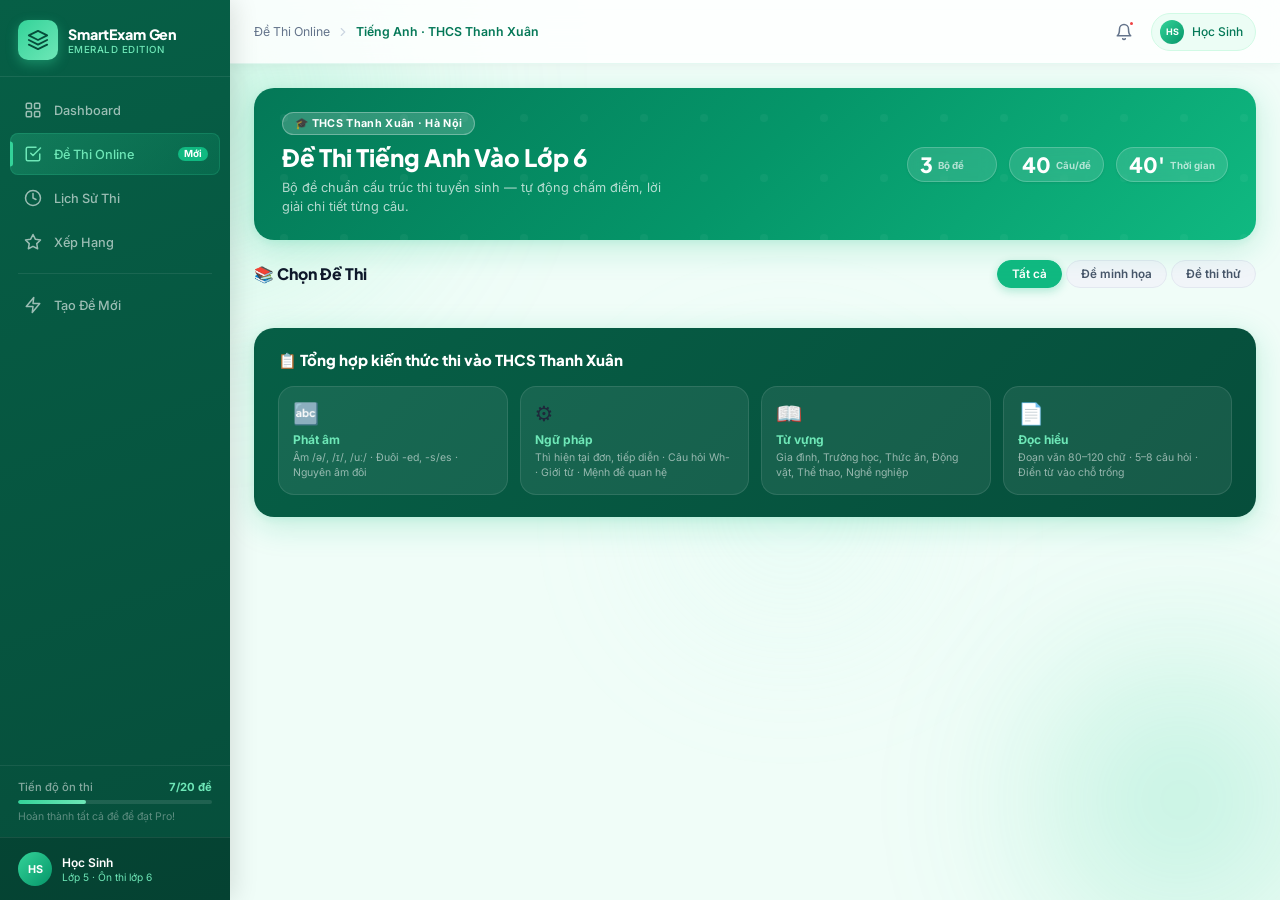
<file: exam.html>
<!DOCTYPE html>
<html lang="vi">
<head>
  <meta charset="UTF-8" />
  <meta name="viewport" content="width=device-width, initial-scale=1.0" />
  <meta name="description" content="SmartExam Gen — Nền tảng thi trực tuyến tiếng Anh vào lớp 6 THCS Thanh Xuân. Đề thi chuẩn, chấm điểm tự động, lời giải chi tiết." />
  <title>SmartExam Gen · Thi Trực Tuyến</title>
  <link rel="preconnect" href="https://fonts.googleapis.com" />
  <link rel="preconnect" href="https://fonts.gstatic.com" crossorigin />
  <link href="https://fonts.googleapis.com/css2?family=Inter:wght@300;400;500;600;700;800&family=Plus+Jakarta+Sans:wght@400;500;600;700;800&display=swap" rel="stylesheet" />
  <link rel="stylesheet" href="style.css" />
</head>
<body>
  <div class="ambient-bg">
    <div class="ambient-orb orb-1"></div>
    <div class="ambient-orb orb-2"></div>
    <div class="ambient-orb orb-3"></div>
  </div>

  <div class="app-shell">
    <!-- SIDEBAR -->
    <aside class="sidebar" id="sidebar">
      <div class="sidebar-brand">
        <div class="brand-icon">
          <svg width="22" height="22" viewBox="0 0 24 24" fill="none"><path d="M12 2L2 7l10 5 10-5-10-5zM2 17l10 5 10-5M2 12l10 5 10-5" stroke="currentColor" stroke-width="2" stroke-linecap="round" stroke-linejoin="round"/></svg>
        </div>
        <div class="brand-text">
          <span class="brand-name">SmartExam Gen</span>
          <span class="brand-sub">Emerald Edition</span>
        </div>
      </div>
      <nav class="sidebar-nav">
        <a href="index.html" class="nav-item" id="nav-dashboard">
          <span class="nav-icon"><svg width="18" height="18" viewBox="0 0 24 24" fill="none"><rect x="3" y="3" width="7" height="7" rx="1.5" stroke="currentColor" stroke-width="2"/><rect x="14" y="3" width="7" height="7" rx="1.5" stroke="currentColor" stroke-width="2"/><rect x="3" y="14" width="7" height="7" rx="1.5" stroke="currentColor" stroke-width="2"/><rect x="14" y="14" width="7" height="7" rx="1.5" stroke="currentColor" stroke-width="2"/></svg></span>
          <span class="nav-label">Dashboard</span>
        </a>
        <a href="#" class="nav-item active" id="nav-exams">
          <span class="nav-icon"><svg width="18" height="18" viewBox="0 0 24 24" fill="none"><path d="M9 11l3 3L22 4M21 12v7a2 2 0 01-2 2H5a2 2 0 01-2-2V5a2 2 0 012-2h11" stroke="currentColor" stroke-width="2" stroke-linecap="round" stroke-linejoin="round"/></svg></span>
          <span class="nav-label">Đề Thi Online</span>
          <span class="nav-badge">Mới</span>
        </a>
        <a href="#" class="nav-item" id="nav-history">
          <span class="nav-icon"><svg width="18" height="18" viewBox="0 0 24 24" fill="none"><circle cx="12" cy="12" r="10" stroke="currentColor" stroke-width="2"/><polyline points="12 6 12 12 16 14" stroke="currentColor" stroke-width="2" stroke-linecap="round" stroke-linejoin="round"/></svg></span>
          <span class="nav-label">Lịch Sử Thi</span>
        </a>
        <a href="#" class="nav-item" id="nav-rank">
          <span class="nav-icon"><svg width="18" height="18" viewBox="0 0 24 24" fill="none"><path d="M12 2l3.09 6.26L22 9.27l-5 4.87 1.18 6.88L12 17.77l-6.18 3.25L7 14.14 2 9.27l6.91-1.01L12 2z" stroke="currentColor" stroke-width="2" stroke-linecap="round" stroke-linejoin="round"/></svg></span>
          <span class="nav-label">Xếp Hạng</span>
        </a>
        <div class="nav-divider"></div>
        <a href="index.html" class="nav-item" id="nav-gen">
          <span class="nav-icon"><svg width="18" height="18" viewBox="0 0 24 24" fill="none"><polygon points="13 2 3 14 12 14 11 22 21 10 12 10 13 2" stroke="currentColor" stroke-width="2" stroke-linecap="round" stroke-linejoin="round"/></svg></span>
          <span class="nav-label">Tạo Đề Mới</span>
        </a>
      </nav>
      <div class="sidebar-quota">
        <div class="quota-label"><span>Tiến độ ôn thi</span><span class="quota-count">7/20 đề</span></div>
        <div class="quota-bar"><div class="quota-fill" style="width:35%"></div></div>
        <p class="quota-hint">Hoàn thành tất cả đề để đạt Pro!</p>
      </div>
      <div class="sidebar-user">
        <div class="user-avatar">HS</div>
        <div class="user-info"><span class="user-name">Học Sinh</span><span class="user-role">Lớp 5 · Ôn thi lớp 6</span></div>
      </div>
    </aside>

    <!-- MAIN -->
    <main class="main-content">
      <header class="topbar">
        <button class="sidebar-toggle" onclick="document.getElementById('sidebar').classList.toggle('open')" aria-label="Menu">
          <svg width="20" height="20" viewBox="0 0 24 24" fill="none"><line x1="3" y1="6" x2="21" y2="6" stroke="currentColor" stroke-width="2" stroke-linecap="round"/><line x1="3" y1="12" x2="21" y2="12" stroke="currentColor" stroke-width="2" stroke-linecap="round"/><line x1="3" y1="18" x2="21" y2="18" stroke="currentColor" stroke-width="2" stroke-linecap="round"/></svg>
        </button>
        <div class="breadcrumb">
          <span>Đề Thi Online</span>
          <svg width="14" height="14" viewBox="0 0 24 24" fill="none"><polyline points="9 18 15 12 9 6" stroke="currentColor" stroke-width="2" stroke-linecap="round"/></svg>
          <span class="bc-active">Tiếng Anh · THCS Thanh Xuân</span>
        </div>
        <div class="topbar-actions">
          <button class="icon-btn" aria-label="Thông báo"><svg width="18" height="18" viewBox="0 0 24 24" fill="none"><path d="M18 8A6 6 0 006 8c0 7-3 9-3 9h18s-3-2-3-9M13.73 21a2 2 0 01-3.46 0" stroke="currentColor" stroke-width="2" stroke-linecap="round" stroke-linejoin="round"/></svg><span class="notif-dot"></span></button>
          <div class="user-chip"><div class="user-avatar-sm">HS</div><span>Học Sinh</span></div>
        </div>
      </header>

      <div class="page-body" id="examListPage">
        <!-- EXAM CATALOGUE -->
        <div class="hero-banner">
          <div class="hero-text">
            <div class="hero-badge">🎓 THCS Thanh Xuân · Hà Nội</div>
            <h1 class="hero-title">Đề Thi Tiếng Anh Vào Lớp 6</h1>
            <p class="hero-sub">Bộ đề chuẩn cấu trúc thi tuyển sinh — tự động chấm điểm, lời giải chi tiết từng câu.</p>
          </div>
          <div class="hero-stats">
            <div class="stat-pill"><span class="stat-num">3</span><span class="stat-label">Bộ đề</span></div>
            <div class="stat-pill"><span class="stat-num">40</span><span class="stat-label">Câu/đề</span></div>
            <div class="stat-pill"><span class="stat-num">40'</span><span class="stat-label">Thời gian</span></div>
          </div>
        </div>

        <!-- EXAM CARDS -->
        <div class="exam-catalogue">
          <div class="catalogue-header">
            <h2 class="section-title">📚 Chọn Đề Thi</h2>
            <div class="filter-tabs">
              <button class="filter-tab active">Tất cả</button>
              <button class="filter-tab">Đề minh họa</button>
              <button class="filter-tab">Đề thi thử</button>
            </div>
          </div>

          <div class="catalogue-grid">
            <!-- Exam 1 -->
            <div class="cat-exam-card featured">
              <div class="cat-card-badge">🔥 Phổ biến nhất</div>
              <div class="cat-card-header">
                <div class="cat-card-icon">📘</div>
                <div class="cat-card-meta">
                  <h3 class="cat-card-title">Đề Thi Thử Số 1</h3>
                  <p class="cat-card-sub">Năm học 2024–2025 · Đề minh họa</p>
                </div>
              </div>
              <div class="cat-card-info">
                <div class="info-row"><span class="info-label">📝 Số câu:</span><span>40 câu trắc nghiệm</span></div>
                <div class="info-row"><span class="info-label">⏱ Thời gian:</span><span>40 phút</span></div>
                <div class="info-row"><span class="info-label">🎯 Mức độ:</span><span class="diff-badge medium">Trung bình</span></div>
                <div class="info-row"><span class="info-label">📊 Nội dung:</span><span>Phát âm, Ngữ pháp, Đọc hiểu</span></div>
              </div>
              <div class="cat-card-stats">
                <div class="mini-stat"><span class="ms-num">1,248</span><span class="ms-lbl">lượt thi</span></div>
                <div class="mini-stat"><span class="ms-num">72%</span><span class="ms-lbl">đạt ≥8</span></div>
                <div class="mini-stat"><span class="ms-num">8.2</span><span class="ms-lbl">điểm TB</span></div>
              </div>
              <button class="start-exam-btn" onclick="startExam(1)" id="start-btn-1">
                <svg width="16" height="16" viewBox="0 0 24 24" fill="none"><polygon points="5 3 19 12 5 21 5 3" fill="currentColor"/></svg>
                Bắt đầu thi ngay
              </button>
            </div>

            <!-- Exam 2 -->
            <div class="cat-exam-card">
              <div class="cat-card-header">
                <div class="cat-card-icon">📗</div>
                <div class="cat-card-meta">
                  <h3 class="cat-card-title">Đề Thi Thử Số 2</h3>
                  <p class="cat-card-sub">Năm học 2024–2025 · Đề thi thử</p>
                </div>
              </div>
              <div class="cat-card-info">
                <div class="info-row"><span class="info-label">📝 Số câu:</span><span>40 câu trắc nghiệm</span></div>
                <div class="info-row"><span class="info-label">⏱ Thời gian:</span><span>40 phút</span></div>
                <div class="info-row"><span class="info-label">🎯 Mức độ:</span><span class="diff-badge hard">Nâng cao</span></div>
                <div class="info-row"><span class="info-label">📊 Nội dung:</span><span>Từ vựng, Cấu trúc câu, Ngữ cảnh</span></div>
              </div>
              <div class="cat-card-stats">
                <div class="mini-stat"><span class="ms-num">896</span><span class="ms-lbl">lượt thi</span></div>
                <div class="mini-stat"><span class="ms-num">58%</span><span class="ms-lbl">đạt ≥8</span></div>
                <div class="mini-stat"><span class="ms-num">7.6</span><span class="ms-lbl">điểm TB</span></div>
              </div>
              <button class="start-exam-btn secondary" onclick="startExam(2)" id="start-btn-2">
                <svg width="16" height="16" viewBox="0 0 24 24" fill="none"><polygon points="5 3 19 12 5 21 5 3" fill="currentColor"/></svg>
                Bắt đầu thi
              </button>
            </div>

            <!-- Exam 3 -->
            <div class="cat-exam-card">
              <div class="cat-card-header">
                <div class="cat-card-icon">📙</div>
                <div class="cat-card-meta">
                  <h3 class="cat-card-title">Đề Thi Thử Số 3</h3>
                  <p class="cat-card-sub">Năm học 2023–2024 · Đề thi thử</p>
                </div>
              </div>
              <div class="cat-card-info">
                <div class="info-row"><span class="info-label">📝 Số câu:</span><span>40 câu trắc nghiệm</span></div>
                <div class="info-row"><span class="info-label">⏱ Thời gian:</span><span>40 phút</span></div>
                <div class="info-row"><span class="info-label">🎯 Mức độ:</span><span class="diff-badge easy">Cơ bản</span></div>
                <div class="info-row"><span class="info-label">📊 Nội dung:</span><span>Ôn tập toàn diện Tiểu học</span></div>
              </div>
              <div class="cat-card-stats">
                <div class="mini-stat"><span class="ms-num">2,103</span><span class="ms-lbl">lượt thi</span></div>
                <div class="mini-stat"><span class="ms-num">84%</span><span class="ms-lbl">đạt ≥8</span></div>
                <div class="mini-stat"><span class="ms-num">8.7</span><span class="ms-lbl">điểm TB</span></div>
              </div>
              <button class="start-exam-btn secondary" onclick="startExam(3)" id="start-btn-3">
                <svg width="16" height="16" viewBox="0 0 24 24" fill="none"><polygon points="5 3 19 12 5 21 5 3" fill="currentColor"/></svg>
                Bắt đầu thi
              </button>
            </div>
          </div>

          <!-- Knowledge summary -->
          <div class="knowledge-box">
            <h3 class="kb-title">📋 Tổng hợp kiến thức thi vào THCS Thanh Xuân</h3>
            <div class="kb-grid">
              <div class="kb-item"><div class="kb-icon">🔤</div><h4>Phát âm</h4><p>Âm /ə/, /ɪ/, /uː/ · Đuôi -ed, -s/es · Nguyên âm đôi</p></div>
              <div class="kb-item"><div class="kb-icon">⚙️</div><h4>Ngữ pháp</h4><p>Thì hiện tại đơn, tiếp diễn · Câu hỏi Wh- · Giới từ · Mệnh đề quan hệ</p></div>
              <div class="kb-item"><div class="kb-icon">📖</div><h4>Từ vựng</h4><p>Gia đình, Trường học, Thức ăn, Động vật, Thể thao, Nghề nghiệp</p></div>
              <div class="kb-item"><div class="kb-icon">📄</div><h4>Đọc hiểu</h4><p>Đoạn văn 80–120 chữ · 5–8 câu hỏi · Điền từ vào chỗ trống</p></div>
            </div>
          </div>
        </div>
      </div>

      <!-- QUIZ INTERFACE (hidden initially) -->
      <div class="page-body" id="quizPage" style="display:none; padding:0;">
        <div class="quiz-layout">
          <!-- Quiz header bar -->
          <div class="quiz-topbar">
            <button class="quiz-back-btn" onclick="confirmBack()">
              <svg width="16" height="16" viewBox="0 0 24 24" fill="none"><polyline points="15 18 9 12 15 6" stroke="currentColor" stroke-width="2" stroke-linecap="round"/></svg>
              Thoát
            </button>
            <div class="quiz-title-wrap">
              <span class="quiz-exam-name" id="quizExamName">Đề Thi Thử Số 1</span>
              <span class="quiz-sep">·</span>
              <span class="quiz-subject">Tiếng Anh · THCS Thanh Xuân</span>
            </div>
            <div class="quiz-timer-wrap">
              <svg width="16" height="16" viewBox="0 0 24 24" fill="none"><circle cx="12" cy="12" r="10" stroke="currentColor" stroke-width="2"/><polyline points="12 6 12 12 16 14" stroke="currentColor" stroke-width="2" stroke-linecap="round"/></svg>
              <span class="quiz-timer" id="quizTimer">40:00</span>
            </div>
            <button class="quiz-submit-top-btn" onclick="submitExam()">Nộp bài</button>
          </div>

          <div class="quiz-body">
            <!-- Question area -->
            <div class="quiz-main">
              <!-- Section label -->
              <div class="section-label" id="sectionLabel">
                <span class="sl-badge">Phần I</span>
                <span class="sl-title" id="sectionTitle">PHÁT ÂM</span>
                <span class="sl-desc" id="sectionDesc">Chọn từ có phần gạch chân phát âm khác</span>
              </div>

              <!-- Question card -->
              <div class="question-card" id="questionCard">
                <div class="q-header">
                  <span class="q-number" id="qNumber">Câu 1</span>
                  <button class="q-flag-btn" id="flagBtn" onclick="toggleFlag()" title="Đánh dấu câu này">
                    <svg width="16" height="16" viewBox="0 0 24 24" fill="none" id="flagIcon"><path d="M4 15s1-1 4-1 5 2 8 2 4-1 4-1V3s-1 1-4 1-5-2-8-2-4 1-4 1z" stroke="currentColor" stroke-width="2" stroke-linecap="round" stroke-linejoin="round"/><line x1="4" y1="22" x2="4" y2="15" stroke="currentColor" stroke-width="2" stroke-linecap="round"/></svg>
                    <span id="flagText">Đánh dấu</span>
                  </button>
                </div>
                <div class="q-text" id="qText"></div>
                <div class="q-options" id="qOptions"></div>
              </div>

              <!-- Nav controls -->
              <div class="q-nav-controls">
                <button class="q-nav-btn" id="prevBtn" onclick="navigate(-1)">
                  <svg width="16" height="16" viewBox="0 0 24 24" fill="none"><polyline points="15 18 9 12 15 6" stroke="currentColor" stroke-width="2" stroke-linecap="round"/></svg>
                  Câu trước
                </button>
                <div class="q-progress-info">
                  <span id="qProgressText">1 / 40</span>
                  <div class="q-mini-progress">
                    <div class="q-mini-fill" id="qMiniFill"></div>
                  </div>
                </div>
                <button class="q-nav-btn next" id="nextBtn" onclick="navigate(1)">
                  Câu sau
                  <svg width="16" height="16" viewBox="0 0 24 24" fill="none"><polyline points="9 18 15 12 9 6" stroke="currentColor" stroke-width="2" stroke-linecap="round"/></svg>
                </button>
              </div>
            </div>

            <!-- Sidebar panel -->
            <div class="quiz-sidebar">
              <div class="qs-header">
                <h3>Bảng câu hỏi</h3>
                <div class="qs-stats">
                  <span class="qs-stat answered"><span id="answeredCount">0</span> Đã làm</span>
                  <span class="qs-stat flagged"><span id="flaggedCount">0</span> Đánh dấu</span>
                </div>
              </div>
              <div class="qs-grid" id="qsGrid"></div>
              <div class="qs-legend">
                <div class="leg-item"><div class="leg-dot answered"></div>Đã trả lời</div>
                <div class="leg-item"><div class="leg-dot current"></div>Đang làm</div>
                <div class="leg-item"><div class="leg-dot flagged"></div>Đánh dấu</div>
                <div class="leg-item"><div class="leg-dot unanswered"></div>Chưa làm</div>
              </div>
              <button class="submit-btn-sidebar" onclick="submitExam()">
                <svg width="16" height="16" viewBox="0 0 24 24" fill="none"><path d="M22 11.08V12a10 10 0 11-5.93-9.14" stroke="currentColor" stroke-width="2" stroke-linecap="round" stroke-linejoin="round"/><polyline points="22 4 12 14.01 9 11.01" stroke="currentColor" stroke-width="2" stroke-linecap="round" stroke-linejoin="round"/></svg>
                Nộp bài &amp; Chấm điểm
              </button>
            </div>
          </div>
        </div>
      </div>

      <!-- RESULTS PAGE (hidden initially) -->
      <div class="page-body" id="resultsPage" style="display:none">
        <div class="results-container">
          <!-- Score banner -->
          <div class="score-banner" id="scoreBanner">
            <div class="score-circle-wrap">
              <svg class="score-ring" viewBox="0 0 120 120">
                <circle class="ring-bg" cx="60" cy="60" r="50" />
                <circle class="ring-fill" cx="60" cy="60" r="50" id="ringFill" />
              </svg>
              <div class="score-inner">
                <span class="score-number" id="scoreNumber">0</span>
                <span class="score-denom">/10</span>
              </div>
            </div>
            <div class="score-details">
              <h2 class="score-title" id="scoreTitle">Xuất sắc! 🎉</h2>
              <p class="score-sub" id="scoreSub">Bạn đã trả lời đúng 38/40 câu</p>
              <div class="score-breakdown">
                <div class="sb-item correct"><span id="correctCount">0</span><label>Đúng</label></div>
                <div class="sb-item wrong"><span id="wrongCount">0</span><label>Sai</label></div>
                <div class="sb-item skipped"><span id="skippedCount">0</span><label>Bỏ qua</label></div>
                <div class="sb-item time-used"><span id="timeUsed">--:--</span><label>Thời gian</label></div>
              </div>
              <div class="score-actions">
                <button class="score-btn primary" onclick="reviewAnswers()">
                  <svg width="16" height="16" viewBox="0 0 24 24" fill="none"><circle cx="11" cy="11" r="8" stroke="currentColor" stroke-width="2"/><line x1="21" y1="21" x2="16.65" y2="16.65" stroke="currentColor" stroke-width="2" stroke-linecap="round"/></svg>
                  Xem lời giải chi tiết
                </button>
                <button class="score-btn secondary" onclick="retakeExam()">
                  <svg width="16" height="16" viewBox="0 0 24 24" fill="none"><polyline points="23 4 23 10 17 10" stroke="currentColor" stroke-width="2" stroke-linecap="round" stroke-linejoin="round"/><path d="M20.49 15a9 9 0 11-2.12-9.36L23 10" stroke="currentColor" stroke-width="2" stroke-linecap="round" stroke-linejoin="round"/></svg>
                  Thi lại
                </button>
                <button class="score-btn ghost" onclick="backToList()">Chọn đề khác</button>
              </div>
            </div>
          </div>

          <!-- Section scores -->
          <div class="section-scores" id="sectionScores"></div>

          <!-- Detailed review -->
          <div class="review-section" id="reviewSection" style="display:none">
            <div class="review-header">
              <h2 class="review-title">📝 Lời Giải Chi Tiết</h2>
              <div class="review-filters">
                <button class="rf-btn active" onclick="filterReview('all',this)">Tất cả</button>
                <button class="rf-btn" onclick="filterReview('wrong',this)">❌ Sai</button>
                <button class="rf-btn" onclick="filterReview('correct',this)">✅ Đúng</button>
              </div>
            </div>
            <div class="review-list" id="reviewList"></div>
          </div>
        </div>
      </div>
    </main>
  </div>

      </div>
    </div>
  </div>

  <!-- Confirm dialog -->
  <div class="modal-overlay" id="confirmModal" style="display:none">
    <div class="modal-card">
      <div class="modal-icon warn">⚠️</div>
      <h2 class="modal-title" id="confirmTitle">Thoát khỏi bài thi?</h2>
      <p class="modal-desc" id="confirmMsg">Tiến độ sẽ không được lưu. Bạn có chắc muốn thoát?</p>
      <div class="modal-actions">
        <button class="modal-btn secondary" onclick="closeConfirm()">Tiếp tục thi</button>
        <button class="modal-btn danger" onclick="executeConfirm()">Thoát</button>
      </div>
    </div>
  </div>

  <!-- Toast -->
  <div class="toast-container" id="toastContainer"></div>

  <!-- Floating AI Tutor chat window -->
  <div class="ai-tutor-chat-window" id="aiTutorChatWindow">
    <div class="ai-chat-header">
      <span class="ai-chat-owl">🦉</span>
      <div class="ai-chat-title-wrap">
        <span class="ai-chat-title">Cú Thông Thái 🦉</span>
        <span class="ai-chat-subtitle">Gia sư Tiếng Anh của con</span>
      </div>
      <button class="ai-chat-close-btn" onclick="toggleAIChat(false)">&times;</button>
    </div>
    <div class="ai-chat-body" id="aiChatBody">
      <div class="ai-chat-msg tutor">
        <span class="ai-chat-sender">Cú Thông Thái</span>
        <div class="ai-chat-bubble">
          Chào con! Thầy là **Cú Thông Thái** 🦉. Con cần thầy giải thích câu hỏi nào không? Hãy bấm nút **"Hỏi Trợ Lý AI"** 🦉 dưới mỗi câu ôn luyện hoặc nhắn tin trực tiếp cho thầy nhé!
        </div>
      </div>
    </div>
    <div class="ai-chat-input-wrap">
      <input type="text" class="ai-chat-input" id="aiChatInput" placeholder="Hỏi thầy Cú về ngữ pháp..." onkeydown="if(event.key === 'Enter') sendAIChatMessage()" />
      <button class="ai-chat-send-btn" onclick="sendAIChatMessage()" title="Gửi tin nhắn">
        <svg width="16" height="16" viewBox="0 0 24 24" fill="none"><line x1="22" y1="2" x2="11" y2="13" stroke="currentColor" stroke-width="2.5" stroke-linecap="round"/><polygon points="22 2 15 22 11 13 2 9 22 2" fill="currentColor"/></svg>
      </button>
    </div>
  </div>

  <script src="db-service.js"></script>
  <script src="ai-service.js"></script>
  <script src="exam-data.js"></script>
  <script src="quiz.js"></script>
</body>
</html>
</file>
<file: style.css>
/* ═══════════════════════════════════════════════════
   SmartExam Gen — Global Styles
   Emerald Edition · 2026
═══════════════════════════════════════════════════ */

/* ── Tokens ── */
:root {
  --em-50:  #ecfdf5;
  --em-100: #d1fae5;
  --em-200: #a7f3d0;
  --em-300: #6ee7b7;
  --em-400: #34d399;
  --em-500: #10b981;
  --em-600: #059669;
  --em-700: #047857;
  --em-800: #065f46;
  --em-900: #064e3b;

  --mint-50:  #f0fdf8;
  --mint-100: #ccfbf1;

  --gray-50:  #f8fafc;
  --gray-100: #f1f5f9;
  --gray-200: #e2e8f0;
  --gray-300: #cbd5e1;
  --gray-400: #94a3b8;
  --gray-500: #64748b;
  --gray-600: #475569;
  --gray-700: #334155;
  --gray-800: #1e293b;
  --gray-900: #0f172a;

  --white: #ffffff;
  --black: #020617;

  --sidebar-w: 230px;
  --topbar-h: 64px;
  --radius-sm: 8px;
  --radius-md: 12px;
  --radius-lg: 16px;
  --radius-xl: 20px;

  --shadow-sm: 0 1px 3px rgba(0,0,0,.06), 0 1px 2px rgba(0,0,0,.04);
  --shadow-md: 0 4px 16px rgba(0,0,0,.08), 0 1px 4px rgba(0,0,0,.04);
  --shadow-lg: 0 12px 40px rgba(0,0,0,.12), 0 4px 12px rgba(0,0,0,.06);
  --shadow-em: 0 8px 32px rgba(16,185,129,.22), 0 2px 8px rgba(16,185,129,.1);

  --font-body: 'Inter', system-ui, sans-serif;
  --font-display: 'Plus Jakarta Sans', system-ui, sans-serif;

  --transition: .18s cubic-bezier(.4,0,.2,1);
  --transition-slow: .35s cubic-bezier(.4,0,.2,1);
}

/* ── Reset ── */
*, *::before, *::after { box-sizing: border-box; margin: 0; padding: 0; }
html { font-size: 15px; -webkit-font-smoothing: antialiased; }
body { font-family: var(--font-body); background: #f0fdf8; color: var(--gray-800); min-height: 100vh; overflow-x: hidden; }
a { text-decoration: none; color: inherit; }
button { cursor: pointer; border: none; background: none; font-family: inherit; }
input, select, textarea { font-family: inherit; }

/* ── Ambient background ── */
.ambient-bg { position: fixed; inset: 0; pointer-events: none; z-index: 0; overflow: hidden; }
.ambient-orb {
  position: absolute; border-radius: 50%;
  filter: blur(80px); opacity: .35;
  animation: drift 12s ease-in-out infinite alternate;
}
.orb-1 { width: 600px; height: 600px; background: radial-gradient(circle, var(--em-300), transparent 70%); top: -200px; left: -100px; animation-delay: 0s; }
.orb-2 { width: 400px; height: 400px; background: radial-gradient(circle, var(--em-400), transparent 70%); bottom: -100px; right: -100px; animation-delay: -4s; }
.orb-3 { width: 300px; height: 300px; background: radial-gradient(circle, var(--mint-100), transparent 70%); top: 40%; left: 50%; animation-delay: -8s; }
@keyframes drift { from { transform: translate(0,0) scale(1); } to { transform: translate(30px,20px) scale(1.05); } }

/* ── App shell ── */
.app-shell {
  position: relative; z-index: 1;
  display: flex; min-height: 100vh;
}

/* ════════════════════════════════════════
   SIDEBAR
════════════════════════════════════════ */
.sidebar {
  width: var(--sidebar-w);
  min-height: 100vh;
  background: linear-gradient(160deg, var(--em-800) 0%, var(--em-900) 100%);
  display: flex; flex-direction: column;
  position: fixed; left: 0; top: 0; bottom: 0;
  z-index: 100;
  transition: transform var(--transition-slow);
  box-shadow: 4px 0 24px rgba(0,0,0,.12);
}

.sidebar-brand {
  display: flex; align-items: center; gap: 10px;
  padding: 20px 18px 16px;
  border-bottom: 1px solid rgba(255,255,255,.08);
}
.brand-icon {
  width: 40px; height: 40px;
  background: linear-gradient(135deg, var(--em-400), var(--em-300));
  border-radius: 10px;
  display: grid; place-items: center;
  color: var(--em-900);
  box-shadow: 0 4px 12px rgba(52,211,153,.4);
  flex-shrink: 0;
}
.brand-text { display: flex; flex-direction: column; gap: 1px; }
.brand-name { font-family: var(--font-display); font-weight: 800; font-size: .95rem; color: var(--white); letter-spacing: -.01em; }
.brand-sub { font-size: .65rem; color: var(--em-300); font-weight: 500; letter-spacing: .05em; text-transform: uppercase; }

/* Nav */
.sidebar-nav { padding: 12px 10px; flex: 1; display: flex; flex-direction: column; gap: 2px; }
.nav-divider { height: 1px; background: rgba(255,255,255,.08); margin: 8px 8px; }
.nav-item {
  display: flex; align-items: center; gap: 10px;
  padding: 10px 12px;
  border-radius: var(--radius-sm);
  color: rgba(255,255,255,.6);
  font-size: .85rem; font-weight: 500;
  transition: all var(--transition);
  position: relative;
}
.nav-item:hover { background: rgba(255,255,255,.07); color: rgba(255,255,255,.9); }
.nav-item.active {
  background: linear-gradient(135deg, rgba(52,211,153,.25), rgba(16,185,129,.15));
  color: var(--em-300);
  box-shadow: inset 0 0 0 1px rgba(52,211,153,.2);
}
.nav-item.active::before {
  content: ''; position: absolute; left: 0; top: 50%; transform: translateY(-50%);
  width: 3px; height: 60%; background: var(--em-400);
  border-radius: 0 3px 3px 0;
}
.nav-icon { display: grid; place-items: center; width: 22px; height: 22px; flex-shrink: 0; }
.nav-label { flex: 1; }
.nav-badge {
  font-size: .65rem; font-weight: 700; line-height: 1;
  padding: 2px 6px; border-radius: 20px;
  background: var(--em-500); color: var(--white);
}

/* Quota */
.sidebar-quota {
  padding: 14px 18px 10px;
  border-top: 1px solid rgba(255,255,255,.07);
  margin: 0 0 4px;
}
.quota-label { display: flex; justify-content: space-between; align-items: center; margin-bottom: 6px; }
.quota-label span { font-size: .75rem; color: rgba(255,255,255,.5); font-weight: 500; }
.quota-count { color: var(--em-300) !important; font-weight: 700 !important; }
.quota-bar { height: 4px; background: rgba(255,255,255,.1); border-radius: 99px; overflow: hidden; }
.quota-fill { height: 100%; background: linear-gradient(90deg, var(--em-400), var(--em-300)); border-radius: 99px; transition: width .6s ease; }
.quota-hint { font-size: .7rem; color: rgba(255,255,255,.35); margin-top: 6px; }

/* User */
.sidebar-user {
  display: flex; align-items: center; gap: 10px;
  padding: 14px 18px;
  border-top: 1px solid rgba(255,255,255,.08);
  background: rgba(0,0,0,.15);
}
.user-avatar {
  width: 34px; height: 34px;
  background: linear-gradient(135deg, var(--em-400), var(--em-600));
  border-radius: 50%; display: grid; place-items: center;
  font-size: .72rem; font-weight: 700; color: var(--white);
  flex-shrink: 0;
}
.user-info { flex: 1; min-width: 0; }
.user-name { display: block; font-size: .8rem; font-weight: 600; color: var(--white); white-space: nowrap; overflow: hidden; text-overflow: ellipsis; }
.user-role { display: block; font-size: .68rem; color: var(--em-300); margin-top: 1px; }
.user-menu-btn { color: rgba(255,255,255,.4); padding: 4px; border-radius: 4px; transition: all var(--transition); }
.user-menu-btn:hover { color: rgba(255,255,255,.8); background: rgba(255,255,255,.1); }

/* ════════════════════════════════════════
   MAIN CONTENT
════════════════════════════════════════ */
.main-content {
  flex: 1;
  margin-left: var(--sidebar-w);
  display: flex; flex-direction: column;
  min-height: 100vh;
}

/* ── Topbar ── */
.topbar {
  height: var(--topbar-h);
  background: rgba(255,255,255,.82);
  backdrop-filter: blur(20px);
  border-bottom: 1px solid rgba(16,185,129,.1);
  display: flex; align-items: center; gap: 14px;
  padding: 0 24px;
  position: sticky; top: 0; z-index: 50;
  box-shadow: 0 1px 12px rgba(0,0,0,.05);
}
.sidebar-toggle {
  display: none; color: var(--gray-500);
  padding: 8px; border-radius: var(--radius-sm);
  transition: all var(--transition);
}
.sidebar-toggle:hover { background: var(--gray-100); color: var(--em-600); }
.search-bar {
  display: flex; align-items: center; gap: 10px;
  background: var(--gray-50);
  border: 1px solid var(--gray-200);
  border-radius: var(--radius-md);
  padding: 0 14px;
  flex: 1; max-width: 420px;
  transition: all var(--transition);
  height: 40px;
}
.search-bar:focus-within { border-color: var(--em-400); background: var(--white); box-shadow: 0 0 0 3px rgba(16,185,129,.12); }
.search-icon { color: var(--gray-400); flex-shrink: 0; }
.search-bar input { flex: 1; border: none; background: none; outline: none; font-size: .85rem; color: var(--gray-700); }
.search-bar input::placeholder { color: var(--gray-400); }
.search-kbd {
  font-size: .65rem; padding: 2px 6px;
  background: var(--gray-100); border: 1px solid var(--gray-200);
  border-radius: 4px; color: var(--gray-400); font-family: monospace;
  white-space: nowrap;
}
.topbar-actions { display: flex; align-items: center; gap: 8px; margin-left: auto; }
.icon-btn {
  width: 38px; height: 38px;
  border-radius: var(--radius-sm); display: grid; place-items: center;
  color: var(--gray-500); position: relative;
  transition: all var(--transition);
}
.icon-btn:hover { background: var(--em-50); color: var(--em-600); }
.notif-dot {
  position: absolute; top: 7px; right: 8px;
  width: 7px; height: 7px; border-radius: 50%;
  background: #ef4444; border: 2px solid var(--white);
  animation: pulse-dot 2s infinite;
}
@keyframes pulse-dot { 0%,100% { transform: scale(1); } 50% { transform: scale(1.3); } }
.user-chip {
  display: flex; align-items: center; gap: 8px;
  background: var(--em-50); border: 1px solid var(--em-100);
  padding: 6px 12px 6px 8px;
  border-radius: 999px; font-size: .8rem; font-weight: 500;
  color: var(--em-700); cursor: pointer;
  transition: all var(--transition);
}
.user-chip:hover { background: var(--em-100); }
.user-avatar-sm {
  width: 24px; height: 24px; border-radius: 50%;
  background: linear-gradient(135deg, var(--em-400), var(--em-600));
  display: grid; place-items: center;
  font-size: .6rem; font-weight: 700; color: var(--white);
}

/* ── Page body ── */
.page-body { flex: 1; padding: 24px; display: flex; flex-direction: column; gap: 20px; }

/* ── Hero banner ── */
.hero-banner {
  background: linear-gradient(135deg, var(--em-700) 0%, var(--em-600) 50%, var(--em-500) 100%);
  border-radius: var(--radius-xl);
  padding: 24px 28px;
  display: flex; align-items: center; justify-content: space-between; gap: 20px;
  position: relative; overflow: hidden;
  box-shadow: var(--shadow-em);
}
.hero-banner::before {
  content: '';
  position: absolute; inset: 0;
  background: url("data:image/svg+xml,%3Csvg width='60' height='60' viewBox='0 0 60 60' xmlns='http://www.w3.org/2000/svg'%3E%3Cg fill='none' fill-rule='evenodd'%3E%3Cg fill='%23ffffff' fill-opacity='0.04'%3E%3Ccircle cx='30' cy='30' r='4'/%3E%3C/g%3E%3C/g%3E%3C/svg%3E");
}
.hero-text { position: relative; }
.hero-title { font-family: var(--font-display); font-size: 1.6rem; font-weight: 800; color: var(--white); margin-bottom: 6px; line-height: 1.2; }
.hero-sub { font-size: .85rem; color: rgba(255,255,255,.7); max-width: 380px; line-height: 1.5; }
.hero-stats { display: flex; gap: 12px; flex-wrap: wrap; position: relative; }
.stat-pill {
  background: rgba(255,255,255,.12);
  border: 1px solid rgba(255,255,255,.2);
  border-radius: var(--radius-md);
  padding: 10px 16px; text-align: center;
  backdrop-filter: blur(8px);
  min-width: 90px;
}
.stat-num { display: block; font-family: var(--font-display); font-size: 1.4rem; font-weight: 800; color: var(--white); line-height: 1; }
.stat-label { display: block; font-size: .65rem; color: rgba(255,255,255,.65); margin-top: 3px; white-space: nowrap; }

/* ── Content grid ── */
.content-grid {
  display: grid;
  grid-template-columns: 1fr 340px;
  gap: 20px;
  flex: 1;
}

/* ════════════════════════════════════════
   WIZARD SECTION
════════════════════════════════════════ */
.wizard-section { display: flex; flex-direction: column; gap: 16px; }

.wizard-card {
  background: var(--white);
  border-radius: var(--radius-xl);
  padding: 22px 24px;
  box-shadow: var(--shadow-md);
  border: 1px solid rgba(16,185,129,.08);
  transition: box-shadow var(--transition);
}
.wizard-card:hover { box-shadow: var(--shadow-lg); }

/* Step header */
.step-header {
  display: flex; align-items: center; gap: 14px;
  margin-bottom: 18px;
}
.step-badge {
  width: 34px; height: 34px; border-radius: 50%;
  background: var(--gray-200);
  display: grid; place-items: center;
  flex-shrink: 0;
  transition: all var(--transition);
}
.step-badge.active {
  background: linear-gradient(135deg, var(--em-500), var(--em-400));
  box-shadow: 0 4px 12px rgba(16,185,129,.35);
}
.step-badge span { font-size: .8rem; font-weight: 800; color: var(--white); }
.step-badge:not(.active) span { color: var(--gray-400); }
.step-meta { flex: 1; }
.step-title { font-family: var(--font-display); font-size: 1rem; font-weight: 700; color: var(--gray-900); }
.step-desc { font-size: .75rem; color: var(--gray-500); margin-top: 2px; }
.step-status {
  display: flex; align-items: center; gap: 4px;
  font-size: .72rem; font-weight: 600;
  padding: 4px 10px; border-radius: 99px;
  background: var(--em-50); color: var(--em-700);
  border: 1px solid var(--em-100);
}

/* Drop zone */
.drop-zone {
  border: 2px dashed var(--em-300);
  border-radius: var(--radius-lg);
  background: linear-gradient(135deg, var(--em-50) 0%, var(--mint-50) 100%);
  padding: 32px 20px;
  text-align: center;
  cursor: pointer;
  transition: all var(--transition);
  position: relative;
  overflow: hidden;
}
.drop-zone::before {
  content: ''; position: absolute; inset: 0;
  background: linear-gradient(135deg, transparent, rgba(16,185,129,.04));
  opacity: 0; transition: opacity var(--transition);
}
.drop-zone:hover, .drop-zone.drag-over {
  border-color: var(--em-500);
  background: linear-gradient(135deg, var(--em-100) 0%, var(--mint-100) 100%);
  box-shadow: 0 0 0 4px rgba(16,185,129,.1);
  transform: scale(1.005);
}
.drop-zone:hover::before, .drop-zone.drag-over::before { opacity: 1; }
.drop-inner { position: relative; }
.drop-icon-wrap {
  width: 60px; height: 60px; border-radius: 16px;
  background: linear-gradient(135deg, var(--em-100), var(--em-200));
  display: grid; place-items: center; margin: 0 auto 14px;
  color: var(--em-600);
  box-shadow: 0 4px 16px rgba(16,185,129,.2);
  transition: transform var(--transition);
}
.drop-zone:hover .drop-icon-wrap { transform: translateY(-3px); }
.drop-title { font-family: var(--font-display); font-size: .95rem; font-weight: 700; color: var(--gray-800); margin-bottom: 4px; }
.drop-sub { font-size: .8rem; color: var(--gray-500); }
.drop-link { color: var(--em-600); font-weight: 600; text-decoration: underline; text-underline-offset: 3px; }
.drop-formats { display: flex; gap: 6px; justify-content: center; margin-top: 14px; flex-wrap: wrap; }
.fmt-tag {
  font-size: .65rem; font-weight: 700; letter-spacing: .06em;
  padding: 3px 8px; border-radius: 4px;
  background: var(--em-100); color: var(--em-700);
}

/* File list */
.file-list { display: flex; flex-direction: column; gap: 8px; margin-top: 12px; }
.file-item {
  display: flex; align-items: center; gap: 10px;
  background: var(--gray-50); border: 1px solid var(--gray-100);
  border-radius: var(--radius-sm); padding: 10px 12px;
  animation: slideIn .2s ease;
}
@keyframes slideIn { from { opacity: 0; transform: translateY(-6px); } to { opacity: 1; transform: translateY(0); } }
.file-icon {
  width: 34px; height: 34px; border-radius: 8px;
  background: linear-gradient(135deg, var(--em-400), var(--em-600));
  display: grid; place-items: center;
  color: var(--white); font-size: .6rem; font-weight: 800;
  flex-shrink: 0;
}
.file-info { flex: 1; min-width: 0; }
.file-name { font-size: .82rem; font-weight: 600; color: var(--gray-800); white-space: nowrap; overflow: hidden; text-overflow: ellipsis; }
.file-size { font-size: .7rem; color: var(--gray-400); margin-top: 1px; }
.file-remove {
  width: 26px; height: 26px; border-radius: 6px;
  display: grid; place-items: center;
  color: var(--gray-400); transition: all var(--transition);
}
.file-remove:hover { background: #fee2e2; color: #ef4444; }
.file-progress { height: 3px; background: var(--gray-200); border-radius: 99px; margin-top: 6px; overflow: hidden; }
.file-progress-fill { height: 100%; background: linear-gradient(90deg, var(--em-400), var(--em-300)); border-radius: 99px; transition: width .4s ease; }

/* ── Config ── */
.config-grid { display: flex; flex-direction: column; gap: 18px; }
.config-group { display: flex; flex-direction: column; gap: 8px; }
.config-label {
  display: flex; align-items: center; gap: 7px;
  font-size: .8rem; font-weight: 600; color: var(--gray-700);
}
.config-value {
  margin-left: auto;
  background: linear-gradient(135deg, var(--em-500), var(--em-400));
  -webkit-background-clip: text; -webkit-text-fill-color: transparent;
  background-clip: text;
  font-weight: 800; font-size: .85rem;
  font-family: var(--font-display);
}

/* Slider */
.slider-wrap { position: relative; }
.custom-slider {
  -webkit-appearance: none; appearance: none;
  width: 100%; height: 6px;
  border-radius: 99px;
  background: linear-gradient(to right, var(--em-500) 0%, var(--em-500) var(--val, 20%), var(--gray-200) var(--val, 20%), var(--gray-200) 100%);
  outline: none; cursor: pointer;
}
.custom-slider::-webkit-slider-thumb {
  -webkit-appearance: none; appearance: none;
  width: 20px; height: 20px;
  border-radius: 50%;
  background: linear-gradient(135deg, var(--em-500), var(--em-400));
  border: 3px solid var(--white);
  box-shadow: 0 2px 8px rgba(16,185,129,.4);
  cursor: pointer;
  transition: transform var(--transition);
}
.custom-slider::-webkit-slider-thumb:hover { transform: scale(1.15); }
.slider-marks { display: flex; justify-content: space-between; margin-top: 5px; }
.slider-marks span { font-size: .65rem; color: var(--gray-400); }

/* Difficulty */
.difficulty-selector { display: flex; gap: 6px; flex-wrap: wrap; }
.diff-btn {
  display: flex; align-items: center; gap: 6px;
  padding: 7px 14px; border-radius: var(--radius-md);
  font-size: .78rem; font-weight: 600;
  background: var(--gray-100); color: var(--gray-600);
  border: 1.5px solid var(--gray-200);
  transition: all var(--transition); cursor: pointer;
  flex: 1; justify-content: center;
}
.diff-btn:hover { border-color: var(--em-300); background: var(--em-50); color: var(--em-700); }
.diff-btn.active { background: var(--em-500); color: var(--white); border-color: var(--em-500); box-shadow: 0 4px 12px rgba(16,185,129,.3); }
.diff-dot { width: 7px; height: 7px; border-radius: 50%; flex-shrink: 0; }
.diff-dot.easy { background: #22c55e; }
.diff-dot.medium { background: #f59e0b; }
.diff-dot.hard { background: #ef4444; }
.diff-dot.mixed { background: linear-gradient(135deg, #22c55e, #ef4444); }
.diff-btn.active .diff-dot { background: rgba(255,255,255,.8) !important; }

/* Type chips */
.type-chips { display: flex; gap: 6px; flex-wrap: wrap; }
.type-chip {
  display: flex; align-items: center; gap: 6px;
  padding: 6px 12px; border-radius: var(--radius-sm);
  font-size: .76rem; font-weight: 500;
  background: var(--gray-100); color: var(--gray-600);
  border: 1.5px solid var(--gray-200);
  cursor: pointer; transition: all var(--transition);
  user-select: none;
}
.type-chip input { display: none; }
.type-chip.checked { background: var(--em-50); color: var(--em-700); border-color: var(--em-300); }
.type-chip:hover { border-color: var(--em-300); }

/* Select */
.custom-select {
  width: 100%; padding: 9px 14px;
  border: 1.5px solid var(--gray-200); border-radius: var(--radius-sm);
  background: var(--gray-50); color: var(--gray-700);
  font-size: .82rem; font-weight: 500; outline: none;
  appearance: none; cursor: pointer;
  background-image: url("data:image/svg+xml,%3Csvg xmlns='http://www.w3.org/2000/svg' width='12' height='12' viewBox='0 0 24 24' fill='none' stroke='%2394a3b8' stroke-width='2' stroke-linecap='round' stroke-linejoin='round'%3E%3Cpolyline points='6 9 12 15 18 9'/%3E%3C/svg%3E");
  background-repeat: no-repeat; background-position: right 12px center;
  padding-right: 36px;
  transition: all var(--transition);
}
.custom-select:focus { border-color: var(--em-400); background-color: var(--white); box-shadow: 0 0 0 3px rgba(16,185,129,.12); }

/* Generate button */
.generate-btn {
  width: 100%; margin-top: 4px;
  background: linear-gradient(135deg, var(--em-600) 0%, var(--em-500) 50%, var(--em-400) 100%);
  color: var(--white); border-radius: var(--radius-lg);
  padding: 14px 24px; font-size: .92rem; font-weight: 700;
  font-family: var(--font-display);
  display: flex; align-items: center; justify-content: center; gap: 10px;
  box-shadow: var(--shadow-em);
  transition: all var(--transition);
  position: relative; overflow: hidden;
  cursor: pointer;
}
.generate-btn:hover { transform: translateY(-2px); box-shadow: 0 12px 36px rgba(16,185,129,.4); }
.generate-btn:active { transform: translateY(0); }
.btn-icon { display: flex; animation: glow-pulse 2s infinite; }
@keyframes glow-pulse { 0%,100% { filter: drop-shadow(0 0 3px rgba(255,255,255,.6)); } 50% { filter: drop-shadow(0 0 8px rgba(255,255,255,.9)); } }
.btn-shimmer {
  position: absolute; inset: 0;
  background: linear-gradient(105deg, transparent 40%, rgba(255,255,255,.15) 50%, transparent 60%);
  animation: shimmer 2.5s infinite;
}
@keyframes shimmer { 0% { transform: translateX(-100%); } 100% { transform: translateX(100%); } }

/* Progress */
.gen-progress { margin-top: 14px; }
.progress-bar { height: 6px; background: var(--gray-200); border-radius: 99px; overflow: hidden; }
.progress-fill { height: 100%; background: linear-gradient(90deg, var(--em-400), var(--em-300), var(--em-500)); border-radius: 99px; width: 0%; transition: width .3s ease; animation: progress-glow 1.5s ease-in-out infinite; }
@keyframes progress-glow { 0%,100% { filter: brightness(1); } 50% { filter: brightness(1.2); } }
.progress-label { font-size: .74rem; color: var(--gray-500); margin-top: 6px; font-weight: 500; }

/* ════════════════════════════════════════
   EXAMS PANEL
════════════════════════════════════════ */
.exams-panel {
  background: var(--white);
  border-radius: var(--radius-xl);
  padding: 20px;
  box-shadow: var(--shadow-md);
  border: 1px solid rgba(16,185,129,.08);
  display: flex; flex-direction: column; gap: 12px;
  position: sticky; top: calc(var(--topbar-h) + 24px);
  max-height: calc(100vh - var(--topbar-h) - 48px);
  overflow-y: auto;
  scrollbar-width: thin; scrollbar-color: var(--em-200) transparent;
}
.exams-panel::-webkit-scrollbar { width: 4px; }
.exams-panel::-webkit-scrollbar-track { background: transparent; }
.exams-panel::-webkit-scrollbar-thumb { background: var(--em-200); border-radius: 99px; }

.panel-header { display: flex; align-items: center; justify-content: space-between; }
.panel-title { font-family: var(--font-display); font-size: .95rem; font-weight: 700; color: var(--gray-900); }
.panel-action {
  display: flex; align-items: center; gap: 3px;
  font-size: .74rem; font-weight: 600; color: var(--em-600);
  transition: all var(--transition); padding: 4px 8px; border-radius: var(--radius-sm);
}
.panel-action:hover { background: var(--em-50); }

/* Exam card */
.exam-card {
  border: 1.5px solid var(--gray-100);
  border-radius: var(--radius-lg);
  padding: 14px;
  transition: all var(--transition);
  animation: slideIn .3s ease;
  background: var(--gray-50);
}
.exam-card:hover { border-color: var(--em-200); background: var(--em-50); box-shadow: 0 4px 16px rgba(16,185,129,.1); transform: translateY(-1px); }
.exam-card-header { display: flex; justify-content: space-between; align-items: flex-start; gap: 8px; margin-bottom: 8px; }
.exam-title { font-size: .82rem; font-weight: 700; color: var(--gray-900); line-height: 1.3; flex: 1; }
.exam-menu { color: var(--gray-400); padding: 2px 4px; border-radius: 4px; font-size: 1.1rem; transition: all var(--transition); }
.exam-menu:hover { color: var(--gray-600); background: var(--gray-200); }
.exam-meta { display: flex; flex-wrap: wrap; gap: 5px; margin-bottom: 10px; }
.exam-tag {
  font-size: .64rem; font-weight: 600; padding: 2px 7px;
  border-radius: 4px; letter-spacing: .03em;
}
.tag-easy { background: #dcfce7; color: #15803d; }
.tag-medium { background: #fef9c3; color: #a16207; }
.tag-hard { background: #fee2e2; color: #b91c1c; }
.tag-date { background: var(--gray-100); color: var(--gray-500); }
.tag-questions { background: var(--em-50); color: var(--em-700); }
.exam-score-bar { height: 3px; background: var(--gray-200); border-radius: 99px; overflow: hidden; margin-bottom: 10px; }
.exam-score-fill { height: 100%; background: linear-gradient(90deg, var(--em-500), var(--em-400)); border-radius: 99px; }
.exam-actions { display: flex; gap: 6px; }
.exam-btn {
  flex: 1; padding: 7px 10px; border-radius: var(--radius-sm);
  font-size: .74rem; font-weight: 600; text-align: center;
  transition: all var(--transition);
}
.exam-btn-primary {
  background: linear-gradient(135deg, var(--em-500), var(--em-400));
  color: var(--white);
  box-shadow: 0 3px 10px rgba(16,185,129,.3);
}
.exam-btn-primary:hover { transform: translateY(-1px); box-shadow: 0 6px 16px rgba(16,185,129,.4); }
.exam-btn-ghost {
  background: var(--gray-100); color: var(--gray-600);
  border: 1px solid var(--gray-200);
}
.exam-btn-ghost:hover { background: var(--gray-200); }

/* ════════════════════════════════════════
   TOAST
════════════════════════════════════════ */
.toast-container {
  position: fixed; bottom: 24px; right: 24px;
  display: flex; flex-direction: column; gap: 8px; z-index: 1000;
}
.toast {
  background: var(--white); border-radius: var(--radius-md);
  padding: 12px 16px; box-shadow: var(--shadow-lg);
  border-left: 4px solid var(--em-500);
  display: flex; align-items: center; gap: 10px;
  font-size: .82rem; font-weight: 500; color: var(--gray-700);
  min-width: 260px; max-width: 360px;
  animation: toastIn .3s ease;
}
.toast.error { border-left-color: #ef4444; }
.toast.info { border-left-color: #3b82f6; }
@keyframes toastIn { from { opacity: 0; transform: translateX(40px); } to { opacity: 1; transform: translateX(0); } }
.toast-icon { flex-shrink: 0; }

/* ════════════════════════════════════════
   MODAL
════════════════════════════════════════ */
.modal-overlay {
  position: fixed; inset: 0; z-index: 500;
  background: rgba(15,23,42,.5); backdrop-filter: blur(8px);
  display: grid; place-items: center;
  animation: fadeIn .2s ease;
}
@keyframes fadeIn { from { opacity: 0; } to { opacity: 1; } }
.modal-card {
  background: var(--white); border-radius: var(--radius-xl);
  padding: 32px; max-width: 380px; width: 90%;
  box-shadow: var(--shadow-lg);
  text-align: center;
  animation: popIn .3s cubic-bezier(.34,1.56,.64,1);
}
@keyframes popIn { from { opacity: 0; transform: scale(.8); } to { opacity: 1; transform: scale(1); } }
.modal-icon {
  width: 64px; height: 64px; border-radius: 50%;
  background: linear-gradient(135deg, var(--em-500), var(--em-400));
  display: grid; place-items: center; margin: 0 auto 16px;
  color: var(--white);
  box-shadow: 0 8px 24px rgba(16,185,129,.4);
  animation: bounce-in .5s cubic-bezier(.34,1.56,.64,1);
}
@keyframes bounce-in { 0% { transform: scale(0) rotate(-30deg); } 100% { transform: scale(1) rotate(0); } }
.modal-title { font-family: var(--font-display); font-size: 1.3rem; font-weight: 800; color: var(--gray-900); margin-bottom: 8px; }
.modal-desc { font-size: .85rem; color: var(--gray-500); margin-bottom: 22px; line-height: 1.5; }
.modal-actions { display: flex; gap: 10px; justify-content: center; }
.modal-btn {
  padding: 10px 22px; border-radius: var(--radius-md);
  font-size: .85rem; font-weight: 700; font-family: var(--font-display);
  transition: all var(--transition); display: flex; align-items: center; gap: 7px;
}
.modal-btn.primary {
  background: linear-gradient(135deg, var(--em-600), var(--em-400));
  color: var(--white); box-shadow: var(--shadow-em);
}
.modal-btn.primary:hover { transform: translateY(-2px); }
.modal-btn.secondary { background: var(--gray-100); color: var(--gray-600); }
.modal-btn.secondary:hover { background: var(--gray-200); }

/* ════════════════════════════════════════
   RESPONSIVE
════════════════════════════════════════ */
@media (max-width: 1100px) {
  .content-grid { grid-template-columns: 1fr; }
  .exams-panel { position: static; max-height: none; }
}
@media (max-width: 768px) {
  :root { --sidebar-w: 0px; }
  .sidebar { transform: translateX(-230px); width: 230px; }
  .sidebar.open { transform: translateX(0); }
  .main-content { margin-left: 0; }
  .sidebar-toggle { display: grid; }
  .search-kbd { display: none; }
  .hero-stats { display: none; }
  .page-body { padding: 16px; }
  .hero-banner { padding: 18px 20px; }
  .hero-title { font-size: 1.2rem; }
}
@media (max-width: 480px) {
  .hero-banner { flex-direction: column; align-items: flex-start; }
  .topbar-actions .user-chip span { display: none; }
}

/* ════════════════════════════════════════
   EXAM PAGE — Breadcrumb & Badge
════════════════════════════════════════ */
.breadcrumb {
  display: flex; align-items: center; gap: 6px;
  font-size: .82rem; color: var(--gray-500);
}
.breadcrumb svg { color: var(--gray-300); }
.bc-active { color: var(--em-700); font-weight: 600; }
.hero-badge {
  display: inline-block; background: rgba(255,255,255,.18);
  border: 1px solid rgba(255,255,255,.3); border-radius: 999px;
  font-size: .72rem; font-weight: 700; color: var(--white);
  padding: 4px 12px; margin-bottom: 8px; letter-spacing: .03em;
}

/* ── Exam Catalogue ── */
.exam-catalogue { display: flex; flex-direction: column; gap: 20px; }
.catalogue-header { display: flex; align-items: center; justify-content: space-between; }
.section-title { font-family: var(--font-display); font-size: 1.05rem; font-weight: 800; color: var(--gray-900); }
.filter-tabs { display: flex; gap: 4px; }
.filter-tab {
  padding: 6px 14px; border-radius: 999px;
  font-size: .78rem; font-weight: 600;
  background: var(--gray-100); color: var(--gray-600);
  border: 1.5px solid var(--gray-200);
  cursor: pointer; transition: all var(--transition);
}
.filter-tab.active { background: var(--em-500); color: var(--white); border-color: var(--em-500); box-shadow: 0 3px 10px rgba(16,185,129,.3); }
.filter-tab:hover:not(.active) { border-color: var(--em-300); }
.catalogue-grid { display: grid; grid-template-columns: repeat(3, 1fr); gap: 16px; }

/* Catalogue Exam Card */
.cat-exam-card {
  background: var(--white); border-radius: var(--radius-xl);
  padding: 22px; box-shadow: var(--shadow-md);
  border: 1.5px solid var(--gray-100);
  transition: all var(--transition-slow);
  position: relative; overflow: hidden;
  display: flex; flex-direction: column; gap: 14px;
}
.cat-exam-card:hover { transform: translateY(-4px); box-shadow: var(--shadow-lg); border-color: var(--em-200); }
.cat-exam-card.featured { border-color: var(--em-300); background: linear-gradient(160deg, var(--white) 60%, var(--em-50)); }
.cat-exam-card.featured::before {
  content: ''; position: absolute; top: 0; left: 0; right: 0; height: 3px;
  background: linear-gradient(90deg, var(--em-400), var(--em-300), var(--em-500));
}
.cat-card-badge {
  position: absolute; top: 14px; right: 14px;
  background: linear-gradient(135deg, var(--em-500), var(--em-400));
  color: var(--white); font-size: .64rem; font-weight: 700;
  padding: 3px 8px; border-radius: 999px;
  box-shadow: 0 2px 8px rgba(16,185,129,.3);
}
.cat-card-header { display: flex; align-items: flex-start; gap: 12px; }
.cat-card-icon { font-size: 2rem; line-height: 1; }
.cat-card-meta { flex: 1; }
.cat-card-title { font-family: var(--font-display); font-size: .95rem; font-weight: 800; color: var(--gray-900); margin-bottom: 3px; }
.cat-card-sub { font-size: .72rem; color: var(--gray-500); }
.cat-card-info { display: flex; flex-direction: column; gap: 6px; }
.info-row { display: flex; align-items: center; gap: 8px; font-size: .78rem; color: var(--gray-600); }
.info-label { font-weight: 600; color: var(--gray-700); flex-shrink: 0; min-width: 90px; }
.diff-badge {
  padding: 2px 8px; border-radius: 4px;
  font-size: .7rem; font-weight: 700;
}
.diff-badge.easy { background: #dcfce7; color: #15803d; }
.diff-badge.medium { background: #fef9c3; color: #a16207; }
.diff-badge.hard { background: #fee2e2; color: #b91c1c; }
.cat-card-stats { display: flex; gap: 0; border-top: 1px solid var(--gray-100); border-bottom: 1px solid var(--gray-100); padding: 10px 0; }
.mini-stat { flex: 1; text-align: center; }
.mini-stat + .mini-stat { border-left: 1px solid var(--gray-100); }
.ms-num { display: block; font-family: var(--font-display); font-size: 1.05rem; font-weight: 800; color: var(--em-700); }
.ms-lbl { display: block; font-size: .66rem; color: var(--gray-400); margin-top: 2px; }
.start-exam-btn {
  width: 100%; padding: 13px;
  background: linear-gradient(135deg, var(--em-600), var(--em-500), var(--em-400));
  color: var(--white); border-radius: var(--radius-lg);
  font-size: .88rem; font-weight: 700; font-family: var(--font-display);
  display: flex; align-items: center; justify-content: center; gap: 8px;
  box-shadow: var(--shadow-em); transition: all var(--transition);
  position: relative; overflow: hidden; cursor: pointer;
}
.start-exam-btn::after {
  content: ''; position: absolute; inset: 0;
  background: linear-gradient(105deg, transparent 40%, rgba(255,255,255,.15) 50%, transparent 60%);
  animation: shimmer 2.5s infinite;
}
.start-exam-btn:hover { transform: translateY(-2px); box-shadow: 0 12px 32px rgba(16,185,129,.4); }
.start-exam-btn.secondary {
  background: var(--em-50); color: var(--em-700);
  border: 1.5px solid var(--em-200); box-shadow: none;
}
.start-exam-btn.secondary::after { display: none; }
.start-exam-btn.secondary:hover { background: var(--em-100); }

/* Knowledge box */
.knowledge-box {
  background: linear-gradient(135deg, var(--em-800), var(--em-900));
  border-radius: var(--radius-xl); padding: 22px 24px;
  box-shadow: var(--shadow-em);
}
.kb-title { font-family: var(--font-display); font-size: 1rem; font-weight: 800; color: var(--white); margin-bottom: 16px; }
.kb-grid { display: grid; grid-template-columns: repeat(4, 1fr); gap: 12px; }
.kb-item {
  background: rgba(255,255,255,.07); border: 1px solid rgba(255,255,255,.1);
  border-radius: var(--radius-lg); padding: 14px;
  transition: all var(--transition);
}
.kb-item:hover { background: rgba(255,255,255,.12); }
.kb-icon { font-size: 1.4rem; margin-bottom: 6px; }
.kb-item h4 { font-size: .8rem; font-weight: 700; color: var(--em-300); margin-bottom: 4px; }
.kb-item p { font-size: .7rem; color: rgba(255,255,255,.55); line-height: 1.4; }

/* ════════════════════════════════════════
   QUIZ INTERFACE
════════════════════════════════════════ */
.quiz-layout { display: flex; flex-direction: column; height: calc(100vh - var(--topbar-h)); overflow: hidden; }

/* Quiz top bar */
.quiz-topbar {
  display: flex; align-items: center; gap: 12px;
  padding: 12px 20px;
  background: var(--white); border-bottom: 1px solid var(--gray-200);
  box-shadow: 0 2px 8px rgba(0,0,0,.06);
  flex-shrink: 0; z-index: 10;
}
.quiz-back-btn {
  display: flex; align-items: center; gap: 5px;
  padding: 7px 12px; border-radius: var(--radius-sm);
  background: var(--gray-100); color: var(--gray-700);
  font-size: .8rem; font-weight: 600;
  transition: all var(--transition); cursor: pointer;
  flex-shrink: 0;
}
.quiz-back-btn:hover { background: var(--gray-200); }
.quiz-title-wrap { display: flex; align-items: center; gap: 6px; flex: 1; min-width: 0; }
.quiz-exam-name { font-family: var(--font-display); font-size: .92rem; font-weight: 800; color: var(--gray-900); white-space: nowrap; overflow: hidden; text-overflow: ellipsis; }
.quiz-sep { color: var(--gray-300); }
.quiz-subject { font-size: .78rem; color: var(--gray-500); white-space: nowrap; }
.quiz-timer-wrap {
  display: flex; align-items: center; gap: 6px;
  background: var(--em-50); border: 1.5px solid var(--em-200);
  border-radius: var(--radius-sm); padding: 6px 12px;
  flex-shrink: 0;
}
.quiz-timer {
  font-family: var(--font-display); font-size: 1rem; font-weight: 800;
  color: var(--em-700); letter-spacing: .05em;
  transition: color .5s;
}
.quiz-timer.timer-warning { animation: blink .8s step-end infinite; }
@keyframes blink { 0%,100% { opacity: 1; } 50% { opacity: .3; } }
.quiz-submit-top-btn {
  padding: 8px 16px; border-radius: var(--radius-sm);
  background: linear-gradient(135deg, var(--em-600), var(--em-500));
  color: var(--white); font-size: .8rem; font-weight: 700;
  cursor: pointer; transition: all var(--transition);
  flex-shrink: 0;
}
.quiz-submit-top-btn:hover { transform: translateY(-1px); box-shadow: 0 4px 12px rgba(16,185,129,.35); }

/* Quiz body */
.quiz-body {
  display: grid; grid-template-columns: 1fr 280px;
  gap: 0; flex: 1; overflow: hidden;
}

/* Quiz main */
.quiz-main {
  display: flex; flex-direction: column; gap: 0;
  overflow-y: auto; padding: 20px;
  scrollbar-width: thin; scrollbar-color: var(--em-200) transparent;
}
.quiz-main::-webkit-scrollbar { width: 4px; }
.quiz-main::-webkit-scrollbar-thumb { background: var(--em-200); border-radius: 99px; }

/* Section label */
.section-label {
  display: flex; align-items: center; gap: 8px;
  margin-bottom: 12px;
}
.sl-badge {
  background: var(--em-500); color: var(--white);
  font-size: .65rem; font-weight: 800; padding: 3px 8px;
  border-radius: 4px; letter-spacing: .06em;
}
.sl-title { font-family: var(--font-display); font-size: .88rem; font-weight: 800; color: var(--gray-800); }
.sl-desc { font-size: .72rem; color: var(--gray-500); flex: 1; }

/* Question card */
.question-card {
  background: var(--white); border-radius: var(--radius-xl);
  padding: 22px; box-shadow: var(--shadow-md);
  border: 1.5px solid var(--gray-100);
  flex: 1; margin-bottom: 16px;
}
.q-header {
  display: flex; align-items: center; justify-content: space-between;
  margin-bottom: 14px;
}
.q-number {
  font-family: var(--font-display); font-size: .88rem; font-weight: 800;
  color: var(--em-700); background: var(--em-50);
  padding: 4px 12px; border-radius: 999px;
  border: 1px solid var(--em-100);
}
.q-flag-btn {
  display: flex; align-items: center; gap: 5px;
  padding: 5px 10px; border-radius: var(--radius-sm);
  font-size: .74rem; font-weight: 600; color: var(--gray-500);
  border: 1px solid var(--gray-200); background: var(--gray-50);
  transition: all var(--transition); cursor: pointer;
}
.q-flag-btn:hover, .q-flag-btn.flagged { color: #f59e0b; border-color: #fbbf24; background: #fffbeb; }
.q-text { color: var(--gray-800); line-height: 1.6; margin-bottom: 18px; }
.q-main-text { font-size: .92rem; font-weight: 500; margin-top: 8px; }
.reading-passage {
  background: var(--gray-50); border-left: 3px solid var(--em-400);
  border-radius: 0 var(--radius-sm) var(--radius-sm) 0;
  padding: 14px 16px; margin-bottom: 14px; font-size: .84rem;
  color: var(--gray-700); line-height: 1.7;
}
.reading-passage h4 { font-size: .8rem; font-weight: 700; color: var(--em-700); margin-bottom: 8px; }
.reading-passage p { margin: 0; }

/* Options */
.q-options { display: flex; flex-direction: column; gap: 8px; }
.opt-btn {
  display: flex; align-items: center; gap: 12px;
  padding: 12px 16px; border-radius: var(--radius-md);
  border: 1.5px solid var(--gray-200);
  background: var(--gray-50); text-align: left;
  cursor: pointer; transition: all var(--transition);
  font-size: .88rem; color: var(--gray-700);
}
.opt-btn:hover { border-color: var(--em-300); background: var(--em-50); color: var(--em-800); }
.opt-btn.selected {
  border-color: var(--em-500); background: var(--em-50);
  color: var(--em-800);
  box-shadow: 0 0 0 3px rgba(16,185,129,.12);
}
.opt-btn.selected .opt-letter {
  background: linear-gradient(135deg, var(--em-500), var(--em-400));
  color: var(--white); border-color: var(--em-500);
}
.opt-letter {
  min-width: 30px; height: 30px; border-radius: 8px;
  background: var(--white); border: 1.5px solid var(--gray-300);
  display: grid; place-items: center;
  font-size: .75rem; font-weight: 800; color: var(--gray-600);
  flex-shrink: 0; transition: all var(--transition);
}
.opt-text { flex: 1; font-weight: 500; }

/* Nav controls */
.q-nav-controls {
  display: flex; align-items: center; gap: 12px;
}
.q-nav-btn {
  display: flex; align-items: center; gap: 6px;
  padding: 9px 16px; border-radius: var(--radius-md);
  font-size: .82rem; font-weight: 700;
  background: var(--white); color: var(--gray-700);
  border: 1.5px solid var(--gray-200);
  cursor: pointer; transition: all var(--transition);
  flex-shrink: 0;
}
.q-nav-btn:hover:not(:disabled) { border-color: var(--em-300); color: var(--em-700); }
.q-nav-btn:disabled { opacity: .35; cursor: not-allowed; }
.q-nav-btn.next { background: linear-gradient(135deg, var(--em-600), var(--em-500)); color: var(--white); border: none; }
.q-nav-btn.next:hover:not(:disabled) { transform: translateX(2px); box-shadow: var(--shadow-em); }
.q-progress-info { flex: 1; display: flex; flex-direction: column; align-items: center; gap: 4px; }
#qProgressText { font-size: .78rem; font-weight: 700; color: var(--em-700); }
.q-mini-progress { width: 100%; max-width: 200px; height: 4px; background: var(--gray-200); border-radius: 99px; overflow: hidden; }
.q-mini-fill { height: 100%; background: linear-gradient(90deg, var(--em-400), var(--em-300)); border-radius: 99px; transition: width .3s ease; }

/* ── Quiz Sidebar ── */
.quiz-sidebar {
  background: var(--white); border-left: 1px solid var(--gray-100);
  display: flex; flex-direction: column; gap: 12px;
  padding: 16px; overflow-y: auto;
  scrollbar-width: thin; scrollbar-color: var(--em-200) transparent;
}
.quiz-sidebar::-webkit-scrollbar { width: 4px; }
.qs-header { }
.qs-header h3 { font-family: var(--font-display); font-size: .9rem; font-weight: 800; color: var(--gray-900); margin-bottom: 6px; }
.qs-stats { display: flex; gap: 8px; }
.qs-stat {
  font-size: .7rem; font-weight: 600; padding: 3px 8px;
  border-radius: 4px;
}
.qs-stat.answered { background: var(--em-50); color: var(--em-700); border: 1px solid var(--em-100); }
.qs-stat.flagged { background: #fffbeb; color: #b45309; border: 1px solid #fde68a; }
.qs-grid { display: grid; grid-template-columns: repeat(5, 1fr); gap: 5px; }
.qs-btn {
  aspect-ratio: 1; border-radius: 6px;
  font-size: .72rem; font-weight: 700;
  background: var(--gray-100); color: var(--gray-500);
  border: 1.5px solid var(--gray-200);
  cursor: pointer; transition: all var(--transition);
  display: grid; place-items: center;
}
.qs-btn:hover { border-color: var(--em-300); }
.qs-btn.answered { background: var(--em-50); border-color: var(--em-300); color: var(--em-700); }
.qs-btn.current { background: var(--em-500); border-color: var(--em-500); color: var(--white); box-shadow: 0 2px 8px rgba(16,185,129,.35); }
.qs-btn.flagged { background: #fffbeb; border-color: #fbbf24; color: #b45309; }
.qs-legend { display: flex; flex-direction: column; gap: 4px; }
.leg-item { display: flex; align-items: center; gap: 6px; font-size: .7rem; color: var(--gray-500); }
.leg-dot { width: 10px; height: 10px; border-radius: 3px; }
.leg-dot.answered { background: var(--em-500); }
.leg-dot.current { background: var(--em-700); }
.leg-dot.flagged { background: #fbbf24; }
.leg-dot.unanswered { background: var(--gray-200); border: 1px solid var(--gray-300); }
.submit-btn-sidebar {
  width: 100%; padding: 12px;
  background: linear-gradient(135deg, var(--em-700), var(--em-500));
  color: var(--white); border-radius: var(--radius-md);
  font-size: .84rem; font-weight: 700; font-family: var(--font-display);
  cursor: pointer; display: flex; align-items: center; justify-content: center; gap: 8px;
  transition: all var(--transition); box-shadow: var(--shadow-em);
}
.submit-btn-sidebar:hover { transform: translateY(-2px); }

/* ════════════════════════════════════════
   RESULTS PAGE
════════════════════════════════════════ */
.results-container { display: flex; flex-direction: column; gap: 20px; max-width: 900px; margin: 0 auto; width: 100%; }

/* Score banner */
.score-banner {
  background: var(--white); border-radius: var(--radius-xl);
  padding: 28px 32px; box-shadow: var(--shadow-lg);
  border: 1.5px solid var(--gray-100);
  display: flex; align-items: center; gap: 32px;
  position: relative; overflow: hidden;
}
.score-banner::before {
  content: ''; position: absolute; top: 0; left: 0; right: 0; height: 4px;
  background: linear-gradient(90deg, var(--em-400), var(--em-300), var(--em-500));
}
.score-banner.score-excellent::before { background: linear-gradient(90deg, #10b981, #34d399); }
.score-banner.score-good::before { background: linear-gradient(90deg, #059669, #10b981); }
.score-banner.score-ok::before { background: linear-gradient(90deg, #f59e0b, #fbbf24); }
.score-banner.score-poor::before { background: linear-gradient(90deg, #ef4444, #f97316); }
.score-circle-wrap { position: relative; width: 120px; height: 120px; flex-shrink: 0; }
.score-ring { width: 120px; height: 120px; transform: rotate(-90deg); }
.ring-bg { fill: none; stroke: var(--gray-100); stroke-width: 10; }
.ring-fill {
  fill: none; stroke: var(--em-500); stroke-width: 10;
  stroke-linecap: round;
  stroke-dasharray: 314; stroke-dashoffset: 314;
  transition: stroke-dashoffset 1.5s cubic-bezier(.4,0,.2,1);
}
.score-inner { position: absolute; inset: 0; display: flex; flex-direction: column; align-items: center; justify-content: center; }
.score-number { font-family: var(--font-display); font-size: 2rem; font-weight: 800; color: var(--em-700); line-height: 1; }
.score-denom { font-size: .75rem; color: var(--gray-400); font-weight: 600; }
.score-details { flex: 1; }
.score-title { font-family: var(--font-display); font-size: 1.4rem; font-weight: 800; color: var(--gray-900); margin-bottom: 4px; }
.score-sub { font-size: .85rem; color: var(--gray-600); margin-bottom: 16px; }
.score-breakdown { display: flex; gap: 12px; margin-bottom: 20px; flex-wrap: wrap; }
.sb-item { background: var(--gray-50); border: 1px solid var(--gray-200); border-radius: var(--radius-md); padding: 10px 16px; text-align: center; min-width: 70px; }
.sb-item span { display: block; font-family: var(--font-display); font-size: 1.2rem; font-weight: 800; }
.sb-item label { display: block; font-size: .65rem; color: var(--gray-500); margin-top: 2px; }
.sb-item.correct span { color: var(--em-600); }
.sb-item.wrong span { color: #ef4444; }
.sb-item.skipped span { color: var(--gray-400); }
.sb-item.time-used span { color: #3b82f6; font-size: .95rem; }
.score-actions { display: flex; gap: 10px; flex-wrap: wrap; }
.score-btn {
  padding: 10px 20px; border-radius: var(--radius-md);
  font-size: .84rem; font-weight: 700; font-family: var(--font-display);
  cursor: pointer; display: flex; align-items: center; gap: 7px;
  transition: all var(--transition); border: none;
}
.score-btn.primary { background: linear-gradient(135deg, var(--em-600), var(--em-400)); color: var(--white); box-shadow: var(--shadow-em); }
.score-btn.primary:hover { transform: translateY(-2px); }
.score-btn.secondary { background: var(--gray-100); color: var(--gray-700); border: 1.5px solid var(--gray-200); }
.score-btn.secondary:hover { background: var(--gray-200); }
.score-btn.ghost { background: none; color: var(--em-600); border: 1.5px solid var(--em-200); }
.score-btn.ghost:hover { background: var(--em-50); }

/* Section scores */
.section-scores { background: var(--white); border-radius: var(--radius-xl); padding: 22px; box-shadow: var(--shadow-md); border: 1px solid var(--gray-100); }
.section-scores-title { font-family: var(--font-display); font-size: .95rem; font-weight: 800; color: var(--gray-900); margin-bottom: 14px; }
.ss-grid { display: grid; grid-template-columns: repeat(4, 1fr); gap: 12px; }
.ss-card { display: flex; flex-direction: column; gap: 6px; }
.ss-name { font-size: .75rem; font-weight: 700; color: var(--gray-700); }
.ss-bar-wrap { height: 6px; background: var(--gray-200); border-radius: 99px; overflow: hidden; }
.ss-bar { height: 100%; border-radius: 99px; transition: width 1s ease; }
.ss-score { font-size: .72rem; font-weight: 700; }

/* Review */
.review-section { background: var(--white); border-radius: var(--radius-xl); padding: 22px; box-shadow: var(--shadow-md); border: 1px solid var(--gray-100); }
.review-header { display: flex; align-items: center; justify-content: space-between; margin-bottom: 16px; flex-wrap: wrap; gap: 10px; }
.review-title { font-family: var(--font-display); font-size: 1rem; font-weight: 800; color: var(--gray-900); }
.review-filters { display: flex; gap: 6px; }
.rf-btn {
  padding: 6px 14px; border-radius: 999px;
  font-size: .76rem; font-weight: 600;
  background: var(--gray-100); color: var(--gray-600);
  border: 1.5px solid var(--gray-200);
  cursor: pointer; transition: all var(--transition);
}
.rf-btn.active { background: var(--em-500); color: var(--white); border-color: var(--em-500); }
.review-list { display: flex; flex-direction: column; gap: 12px; }

/* Review card */
.review-card {
  border-radius: var(--radius-lg); padding: 18px;
  border: 1.5px solid var(--gray-200); background: var(--gray-50);
  animation: slideIn .25s ease;
}
.review-card.review-correct { border-color: #bbf7d0; background: #f0fdf4; }
.review-card.review-wrong { border-color: #fecaca; background: #fff5f5; }
.review-card.review-skipped { border-color: var(--gray-200); background: var(--gray-50); }
.rev-header { display: flex; align-items: center; gap: 10px; margin-bottom: 10px; flex-wrap: wrap; }
.rev-num { font-family: var(--font-display); font-size: .8rem; font-weight: 800; color: var(--em-700); background: var(--em-50); padding: 2px 8px; border-radius: 4px; }
.rev-topic { font-size: .72rem; color: var(--gray-500); background: var(--gray-100); padding: 2px 8px; border-radius: 4px; flex: 1; }
.rev-status { font-size: .74rem; font-weight: 700; padding: 3px 10px; border-radius: 999px; }
.rev-status.correct { background: #dcfce7; color: #15803d; }
.rev-status.wrong { background: #fee2e2; color: #b91c1c; }
.rev-status.skipped { background: var(--gray-100); color: var(--gray-500); }
.rev-passage-mini { font-size: .72rem; color: var(--em-600); background: var(--em-50); border-radius: 4px; padding: 3px 8px; margin-bottom: 6px; display: inline-block; }
.rev-qtext { font-size: .86rem; font-weight: 500; color: var(--gray-800); margin-bottom: 12px; line-height: 1.5; }
.rev-opts { display: flex; flex-direction: column; gap: 5px; margin-bottom: 10px; }
.rev-opt {
  display: flex; align-items: center; gap: 8px;
  padding: 7px 12px; border-radius: 6px;
  background: var(--white); border: 1px solid var(--gray-200);
  font-size: .82rem; color: var(--gray-700);
}
.rev-opt.rev-correct { background: #dcfce7; border-color: #86efac; color: #15803d; font-weight: 700; }
.rev-opt.rev-wrong { background: #fee2e2; border-color: #fca5a5; color: #b91c1c; font-weight: 600; }
.rev-letter {
  min-width: 22px; height: 22px; border-radius: 5px;
  background: var(--gray-100); display: grid; place-items: center;
  font-size: .7rem; font-weight: 800; flex-shrink: 0;
}
.rev-user-ans { font-size: .8rem; color: var(--gray-600); margin-bottom: 10px; }
.rev-correct-text { color: var(--em-700); }
.rev-explanation {
  background: linear-gradient(135deg, var(--em-50), var(--mint-50));
  border-left: 3px solid var(--em-400);
  border-radius: 0 var(--radius-sm) var(--radius-sm) 0;
  padding: 12px 14px; font-size: .82rem; line-height: 1.6;
}
.rev-exp-label { font-size: .72rem; font-weight: 700; color: var(--em-700); margin-bottom: 5px; }
.empty-review { text-align: center; padding: 32px; color: var(--gray-400); font-size: .85rem; }

/* Danger button (modal) */
.modal-btn.danger { background: #ef4444; color: var(--white); box-shadow: 0 4px 12px rgba(239,68,68,.3); }
.modal-btn.danger:hover { background: #dc2626; transform: translateY(-1px); }
.modal-icon.warn { background: linear-gradient(135deg, #f59e0b, #fbbf24); font-size: 1.8rem; line-height: 64px; }

/* ── Responsive exam ── */
@media (max-width: 1024px) {
  .catalogue-grid { grid-template-columns: 1fr 1fr; }
  .kb-grid { grid-template-columns: repeat(2, 1fr); }
  .ss-grid { grid-template-columns: repeat(2, 1fr); }
}
@media (max-width: 900px) {
  .quiz-body { grid-template-columns: 1fr; }
  .quiz-sidebar { display: none; }
  .score-banner { flex-direction: column; text-align: center; }
}
@media (max-width: 640px) {
  .catalogue-grid { grid-template-columns: 1fr; }
  .kb-grid { grid-template-columns: 1fr 1fr; }
  .quiz-topbar { flex-wrap: wrap; gap: 8px; padding: 10px 14px; }
  .quiz-title-wrap { order: -1; flex-basis: 100%; }
  .score-breakdown { justify-content: center; }
  .score-actions { justify-content: center; }
  .ss-grid { grid-template-columns: 1fr 1fr; }
}

/* ── VIEW SWITCHING ANIMATIONS ── */
.view-section {
  animation: fadeInSection 0.35s cubic-bezier(0.4, 0, 0.2, 1) forwards;
}
@keyframes fadeInSection {
  from { opacity: 0; transform: translateY(10px); }
  to { opacity: 1; transform: translateY(0); }
}

/* ── GAMIFIED HEADER & SIDEBAR ELEMENTS ── */
.gamified-stats {
  display: flex;
  gap: 10px;
  align-items: center;
}
.stat-pill {
  font-size: 0.8rem;
  font-weight: 700;
  padding: 6px 12px;
  border-radius: 20px;
  display: flex;
  align-items: center;
  gap: 5px;
  transition: all var(--transition);
  box-shadow: var(--shadow-sm);
}
.streak-pill {
  background: #fffbeb;
  border: 1px solid #fde68a;
  color: #b45309;
}
.streak-pill:hover {
  transform: translateY(-1px);
  box-shadow: 0 4px 10px rgba(180, 83, 9, 0.15);
}
.xp-pill {
  background: #f0fdf4;
  border: 1px solid #bbf7d0;
  color: #15803d;
}
.xp-pill:hover {
  transform: translateY(-1px);
  box-shadow: 0 4px 10px rgba(21, 128, 61, 0.15);
}

/* ── SETTINGS VIEW STYLE ── */
.settings-grid {
  display: grid;
  grid-template-columns: 1fr 1fr;
  gap: 20px;
  margin-top: 10px;
}
@media (max-width: 768px) {
  .settings-grid {
    grid-template-columns: 1fr;
  }
}
.settings-card {
  background: var(--white);
  border-radius: var(--radius-xl);
  padding: 24px;
  box-shadow: var(--shadow-md);
  border: 1px solid rgba(16, 185, 129, 0.08);
}
.settings-title {
  font-family: var(--font-display);
  font-size: 1.1rem;
  font-weight: 800;
  color: var(--gray-900);
  margin-bottom: 18px;
  border-bottom: 1.5px solid var(--gray-100);
  padding-bottom: 10px;
}
.settings-form {
  display: flex;
  flex-direction: column;
  gap: 16px;
}
.form-group {
  display: flex;
  flex-direction: column;
  gap: 6px;
}
.form-label {
  font-size: 0.8rem;
  font-weight: 600;
  color: var(--gray-700);
}
.form-input, .form-select {
  padding: 10px 14px;
  border: 1.5px solid var(--gray-200);
  border-radius: var(--radius-md);
  font-size: 0.85rem;
  color: var(--gray-800);
  outline: none;
  background: var(--gray-50);
  transition: all var(--transition);
}
.form-input:focus, .form-select:focus {
  border-color: var(--em-500);
  background: var(--white);
  box-shadow: 0 0 0 3px rgba(16, 185, 129, 0.12);
}

/* ── MISTAKE BOOK VIEW STYLE ── */
.mistake-stats-bar {
  display: flex;
  justify-content: space-between;
  align-items: center;
  background: #fff;
  border-radius: var(--radius-md);
  padding: 12px 20px;
  box-shadow: var(--shadow-sm);
  border: 1px solid var(--gray-200);
  font-size: 0.85rem;
  font-weight: 600;
  color: var(--gray-700);
  margin-bottom: 16px;
}
.mistakes-container {
  display: flex;
  flex-direction: column;
  gap: 16px;
}
.mistake-card {
  background: var(--white);
  border-radius: var(--radius-xl);
  border: 1.5px solid #fca5a5;
  box-shadow: var(--shadow-md);
  padding: 20px;
  display: flex;
  flex-direction: column;
  gap: 12px;
  transition: all var(--transition);
}
.mistake-card:hover {
  transform: translateY(-2px);
  box-shadow: var(--shadow-lg);
}
.mistake-header {
  display: flex;
  justify-content: space-between;
  align-items: center;
  border-bottom: 1px solid var(--gray-100);
  padding-bottom: 10px;
}
.mistake-badge {
  font-size: 0.7rem;
  font-weight: 700;
  background: #fee2e2;
  color: #ef4444;
  padding: 3px 8px;
  border-radius: 4px;
}
.mistake-actions {
  display: flex;
  gap: 8px;
  align-items: center;
}
.mistake-action-btn {
  padding: 6px 12px;
  font-size: 0.75rem;
  font-weight: 700;
  border-radius: var(--radius-sm);
  cursor: pointer;
  transition: all var(--transition);
}
.mistake-btn-tutor {
  background: linear-gradient(135deg, #10b981, #059669);
  color: white;
  box-shadow: 0 2px 8px rgba(16, 185, 129, 0.25);
}
.mistake-btn-tutor:hover {
  transform: translateY(-1px);
  box-shadow: 0 4px 12px rgba(16, 185, 129, 0.35);
}
.mistake-btn-delete {
  background: #f8fafc;
  color: #ef4444;
  border: 1px solid #fee2e2;
}
.mistake-btn-delete:hover {
  background: #fee2e2;
}
.mistake-qtext {
  font-size: 0.95rem;
  font-weight: 600;
  color: var(--gray-800);
  line-height: 1.5;
}
.mistake-opts {
  display: grid;
  grid-template-columns: 1fr 1fr;
  gap: 8px;
}
@media (max-width: 640px) {
  .mistake-opts {
    grid-template-columns: 1fr;
  }
}
.mistake-opt {
  display: flex;
  align-items: center;
  gap: 8px;
  padding: 8px 12px;
  background: var(--gray-50);
  border: 1px solid var(--gray-200);
  border-radius: var(--radius-md);
  font-size: 0.85rem;
  color: var(--gray-700);
}
.mistake-opt.correct {
  background: #dcfce7;
  border-color: #86efac;
  color: #15803d;
  font-weight: 700;
}
.mistake-opt.wrong {
  background: #fee2e2;
  border-color: #fca5a5;
  color: #b91c1c;
}
.mistake-opt-letter {
  min-width: 24px;
  height: 24px;
  border-radius: 6px;
  background: #fff;
  border: 1px solid var(--gray-300);
  font-size: 0.72rem;
  font-weight: 800;
  color: var(--gray-600);
  display: grid;
  place-items: center;
}
.mistake-opt.correct .mistake-opt-letter {
  background: var(--em-500);
  border-color: var(--em-500);
  color: #fff;
}
.mistake-opt.wrong .mistake-opt-letter {
  background: #ef4444;
  border-color: #ef4444;
  color: #fff;
}
.mistake-explanation {
  background: linear-gradient(135deg, var(--em-50), var(--mint-50));
  border-left: 3px solid var(--em-400);
  padding: 12px 14px;
  border-radius: 0 var(--radius-sm) var(--radius-sm) 0;
  font-size: 0.82rem;
  line-height: 1.6;
  color: var(--gray-700);
}

/* ── LEARNING ANALYTICS VIEW STYLE ── */
.analytics-stats-grid {
  display: grid;
  grid-template-columns: repeat(4, 1fr);
  gap: 16px;
  margin-bottom: 20px;
}
@media (max-width: 1024px) {
  .analytics-stats-grid {
    grid-template-columns: repeat(2, 1fr);
  }
}
@media (max-width: 480px) {
  .analytics-stats-grid {
    grid-template-columns: 1fr;
  }
}
.analytics-stat-card {
  background: var(--white);
  border-radius: var(--radius-xl);
  padding: 20px;
  box-shadow: var(--shadow-md);
  border: 1px solid rgba(16, 185, 129, 0.08);
  display: flex;
  align-items: center;
  gap: 14px;
  transition: all var(--transition);
}
.analytics-stat-card:hover {
  transform: translateY(-2px);
  box-shadow: var(--shadow-lg);
}
.stat-icon {
  width: 46px;
  height: 46px;
  border-radius: 12px;
  display: grid;
  place-items: center;
  font-size: 1.3rem;
  flex-shrink: 0;
}
.stat-content {
  display: flex;
  flex-direction: column;
  gap: 3px;
  min-width: 0;
}
.stat-content .stat-label {
  font-size: 0.72rem;
  color: var(--gray-500);
  font-weight: 600;
  text-transform: uppercase;
  letter-spacing: 0.02em;
}
.stat-content .stat-val {
  font-family: var(--font-display);
  font-size: 1.35rem;
  font-weight: 800;
  color: var(--gray-900);
  line-height: 1.1;
}
.analytics-charts-grid {
  display: grid;
  grid-template-columns: 1fr 1fr;
  gap: 20px;
  margin-bottom: 20px;
}
@media (max-width: 900px) {
  .analytics-charts-grid {
    grid-template-columns: 1fr;
  }
}
.chart-card {
  background: var(--white);
  border-radius: var(--radius-xl);
  padding: 24px;
  box-shadow: var(--shadow-md);
  border: 1px solid rgba(16, 185, 129, 0.08);
}
.chart-card-title {
  font-family: var(--font-display);
  font-size: 0.95rem;
  font-weight: 800;
  color: var(--gray-900);
  margin-bottom: 16px;
}
.diagnosis-grid {
  display: grid;
  grid-template-columns: 1fr 1fr;
  gap: 20px;
}
@media (max-width: 768px) {
  .diagnosis-grid {
    grid-template-columns: 1fr;
  }
}
.diagnosis-card {
  background: var(--white);
  border-radius: var(--radius-xl);
  padding: 22px;
  box-shadow: var(--shadow-md);
  border: 1.5px solid var(--gray-100);
}
.diagnosis-card.strength {
  border-color: #bbf7d0;
  background: #f0fdf4;
}
.diagnosis-card.weakness {
  border-color: #fecaca;
  background: #fff5f5;
}
.diagnosis-title {
  font-family: var(--font-display);
  font-size: 0.88rem;
  font-weight: 800;
  color: var(--gray-900);
  margin-bottom: 12px;
}
.diagnosis-list {
  display: flex;
  flex-direction: column;
  gap: 8px;
  list-style: none;
}
.diagnosis-list li {
  font-size: 0.8rem;
  font-weight: 500;
  color: var(--gray-700);
  display: flex;
  align-items: center;
  gap: 8px;
  padding: 6px 12px;
  background: var(--white);
  border-radius: 6px;
  box-shadow: var(--shadow-sm);
}
.diagnosis-card.strength .diagnosis-list li {
  border-left: 3.5px solid #10b981;
}
.diagnosis-card.weakness .diagnosis-list li {
  border-left: 3.5px solid #ef4444;
}

/* ── HISTORY TABLE CUSTOM STYLE ── */
.history-card {
  background: var(--white);
  border-radius: var(--radius-xl);
  box-shadow: var(--shadow-md);
  border: 1px solid rgba(16, 185, 129, 0.08);
  overflow: hidden;
}
.table-responsive {
  width: 100%;
  overflow-x: auto;
}
.history-table {
  width: 100%;
  border-collapse: collapse;
  text-align: left;
  font-size: 0.84rem;
}
.history-table th {
  background: var(--gray-50);
  padding: 14px 20px;
  font-weight: 700;
  color: var(--gray-700);
  border-bottom: 1.5px solid var(--gray-200);
  font-family: var(--font-display);
}
.history-table td {
  padding: 14px 20px;
  color: var(--gray-700);
  border-bottom: 1px solid var(--gray-100);
  font-weight: 500;
}
.history-table tbody tr:hover {
  background: rgba(16, 185, 129, 0.03);
}
.history-table .history-score {
  font-family: var(--font-display);
  font-weight: 800;
}
.history-table .score-high { color: #10b981; }
.history-table .score-mid { color: #f59e0b; }
.history-table .score-low { color: #ef4444; }

/* ── FLOATING AI TUTOR WINDOW ── */
.ai-tutor-chat-window {
  position: fixed;
  bottom: 24px;
  right: 24px;
  width: 360px;
  height: 520px;
  background: var(--white);
  border-radius: var(--radius-xl);
  box-shadow: 0 16px 48px rgba(15, 23, 42, 0.18);
  border: 1px solid rgba(16, 185, 129, 0.15);
  display: flex;
  flex-direction: column;
  z-index: 1000;
  transition: all 0.35s cubic-bezier(0.34, 1.56, 0.64, 1);
  transform: translateY(20px) scale(0.9);
  opacity: 0;
  pointer-events: none;
  overflow: hidden;
}
.ai-tutor-chat-window.open {
  transform: translateY(0) scale(1);
  opacity: 1;
  pointer-events: auto;
}
@media (max-width: 480px) {
  .ai-tutor-chat-window {
    bottom: 0;
    right: 0;
    width: 100vw;
    height: 100vh;
    border-radius: 0;
    z-index: 2000;
  }
}
.ai-chat-header {
  background: linear-gradient(135deg, var(--em-800), var(--em-600));
  color: var(--white);
  padding: 14px 18px;
  display: flex;
  align-items: center;
  gap: 10px;
  box-shadow: 0 2px 10px rgba(0,0,0,0.1);
  flex-shrink: 0;
}
.ai-chat-owl {
  font-size: 1.8rem;
  line-height: 1;
  animation: float-owl 3s ease-in-out infinite alternate;
}
@keyframes float-owl {
  from { transform: translateY(0) rotate(0); }
  to { transform: translateY(-4px) rotate(5deg); }
}
.ai-chat-title-wrap {
  flex: 1;
  display: flex;
  flex-direction: column;
  min-width: 0;
}
.ai-chat-title {
  font-family: var(--font-display);
  font-size: 0.88rem;
  font-weight: 800;
  white-space: nowrap;
  overflow: hidden;
  text-overflow: ellipsis;
  color: #fff;
}
.ai-chat-subtitle {
  font-size: 0.65rem;
  color: var(--em-200);
  font-weight: 500;
  letter-spacing: 0.02em;
}
.ai-chat-close-btn {
  color: rgba(255,255,255,0.7);
  font-size: 1.2rem;
  cursor: pointer;
  transition: all var(--transition);
  padding: 4px;
  display: grid;
  place-items: center;
  border-radius: 50%;
}
.ai-chat-close-btn:hover {
  color: #fff;
  background: rgba(255,255,255,0.15);
}
.ai-chat-body {
  flex: 1;
  padding: 16px;
  overflow-y: auto;
  background: #f8fafc;
  display: flex;
  flex-direction: column;
  gap: 12px;
  scrollbar-width: thin;
  scrollbar-color: var(--em-200) transparent;
}
.ai-chat-body::-webkit-scrollbar {
  width: 4px;
}
.ai-chat-body::-webkit-scrollbar-thumb {
  background: var(--em-200);
  border-radius: 99px;
}
.ai-chat-msg {
  display: flex;
  flex-direction: column;
  gap: 4px;
  max-width: 82%;
  animation: chatMsgIn 0.3s cubic-bezier(0.4, 0, 0.2, 1);
}
@keyframes chatMsgIn {
  from { opacity: 0; transform: translateY(8px) scale(0.98); }
  to { opacity: 1; transform: translateY(0) scale(1); }
}
.ai-chat-msg.tutor {
  align-self: flex-start;
}
.ai-chat-msg.user {
  align-self: flex-end;
}
.ai-chat-bubble {
  padding: 10px 14px;
  border-radius: var(--radius-lg);
  font-size: 0.82rem;
  line-height: 1.5;
  box-shadow: var(--shadow-sm);
  font-weight: 500;
}
.ai-chat-msg.tutor .ai-chat-bubble {
  background: #fff;
  color: var(--gray-800);
  border-bottom-left-radius: 4px;
  border: 1px solid rgba(16, 185, 129, 0.08);
}
.ai-chat-msg.user .ai-chat-bubble {
  background: linear-gradient(135deg, var(--em-500), var(--em-600));
  color: #fff;
  border-bottom-right-radius: 4px;
}
.ai-chat-bubble strong {
  font-weight: 700;
  color: var(--em-800);
}
.ai-chat-msg.user .ai-chat-bubble strong {
  color: #fff;
}
.ai-chat-bubble ul, .ai-chat-bubble ol {
  padding-left: 16px;
  margin-top: 4px;
  margin-bottom: 4px;
}
.ai-chat-bubble p {
  margin-bottom: 6px;
}
.ai-chat-bubble p:last-child {
  margin-bottom: 0;
}
.ai-chat-sender {
  font-size: 0.65rem;
  color: var(--gray-400);
  font-weight: 600;
}
.ai-chat-msg.tutor .ai-chat-sender {
  align-self: flex-start;
  margin-left: 4px;
}
.ai-chat-msg.user .ai-chat-sender {
  align-self: flex-end;
  margin-right: 4px;
}
.ai-chat-input-wrap {
  padding: 12px;
  background: #fff;
  border-top: 1px solid var(--gray-200);
  display: flex;
  gap: 8px;
  align-items: center;
  flex-shrink: 0;
}
.ai-chat-input {
  flex: 1;
  height: 38px;
  border: 1.5px solid var(--gray-200);
  border-radius: var(--radius-md);
  padding: 0 12px;
  font-size: 0.8rem;
  color: var(--gray-800);
  background: var(--gray-50);
  outline: none;
  transition: all var(--transition);
}
.ai-chat-input:focus {
  border-color: var(--em-500);
  background: #fff;
  box-shadow: 0 0 0 3px rgba(16, 185, 129, 0.1);
}
.ai-chat-send-btn {
  width: 38px;
  height: 38px;
  border-radius: var(--radius-md);
  background: linear-gradient(135deg, var(--em-600), var(--em-500));
  color: #fff;
  display: grid;
  place-items: center;
  cursor: pointer;
  transition: all var(--transition);
}
.ai-chat-send-btn:hover {
  transform: scale(1.03);
  box-shadow: 0 2px 8px rgba(16, 185, 129, 0.3);
}
.ai-chat-typing {
  align-self: flex-start;
  display: flex;
  gap: 4px;
  padding: 8px 14px;
  background: #fff;
  border-radius: 12px;
  border-bottom-left-radius: 4px;
  box-shadow: var(--shadow-sm);
  border: 1px solid rgba(16, 185, 129, 0.05);
}
.typing-dot {
  width: 6px;
  height: 6px;
  background: var(--em-400);
  border-radius: 50%;
  animation: typing-bounce 1s infinite alternate;
}
.typing-dot:nth-child(2) { animation-delay: 0.2s; }
.typing-dot:nth-child(3) { animation-delay: 0.4s; }
@keyframes typing-bounce {
  from { transform: translateY(0); opacity: 0.4; }
  to { transform: translateY(-4px); opacity: 1; }
}

/* ASK AI BUTTON FOR REVIEW & EXAM */
.ask-ai-tutor-btn {
  display: inline-flex;
  align-items: center;
  gap: 6px;
  padding: 6px 12px;
  border-radius: var(--radius-sm);
  font-size: 0.75rem;
  font-weight: 700;
  background: linear-gradient(135deg, #10b981, #059669);
  color: #fff;
  cursor: pointer;
  transition: all var(--transition);
  box-shadow: 0 2px 6px rgba(16, 185, 129, 0.2);
  margin-top: 8px;
}
.ask-ai-tutor-btn:hover {
  transform: translateY(-1px);
  box-shadow: 0 4px 12px rgba(16, 185, 129, 0.3);
}
.ask-ai-tutor-btn svg {
  animation: float-owl 2s ease-in-out infinite alternate;
}
</file>
